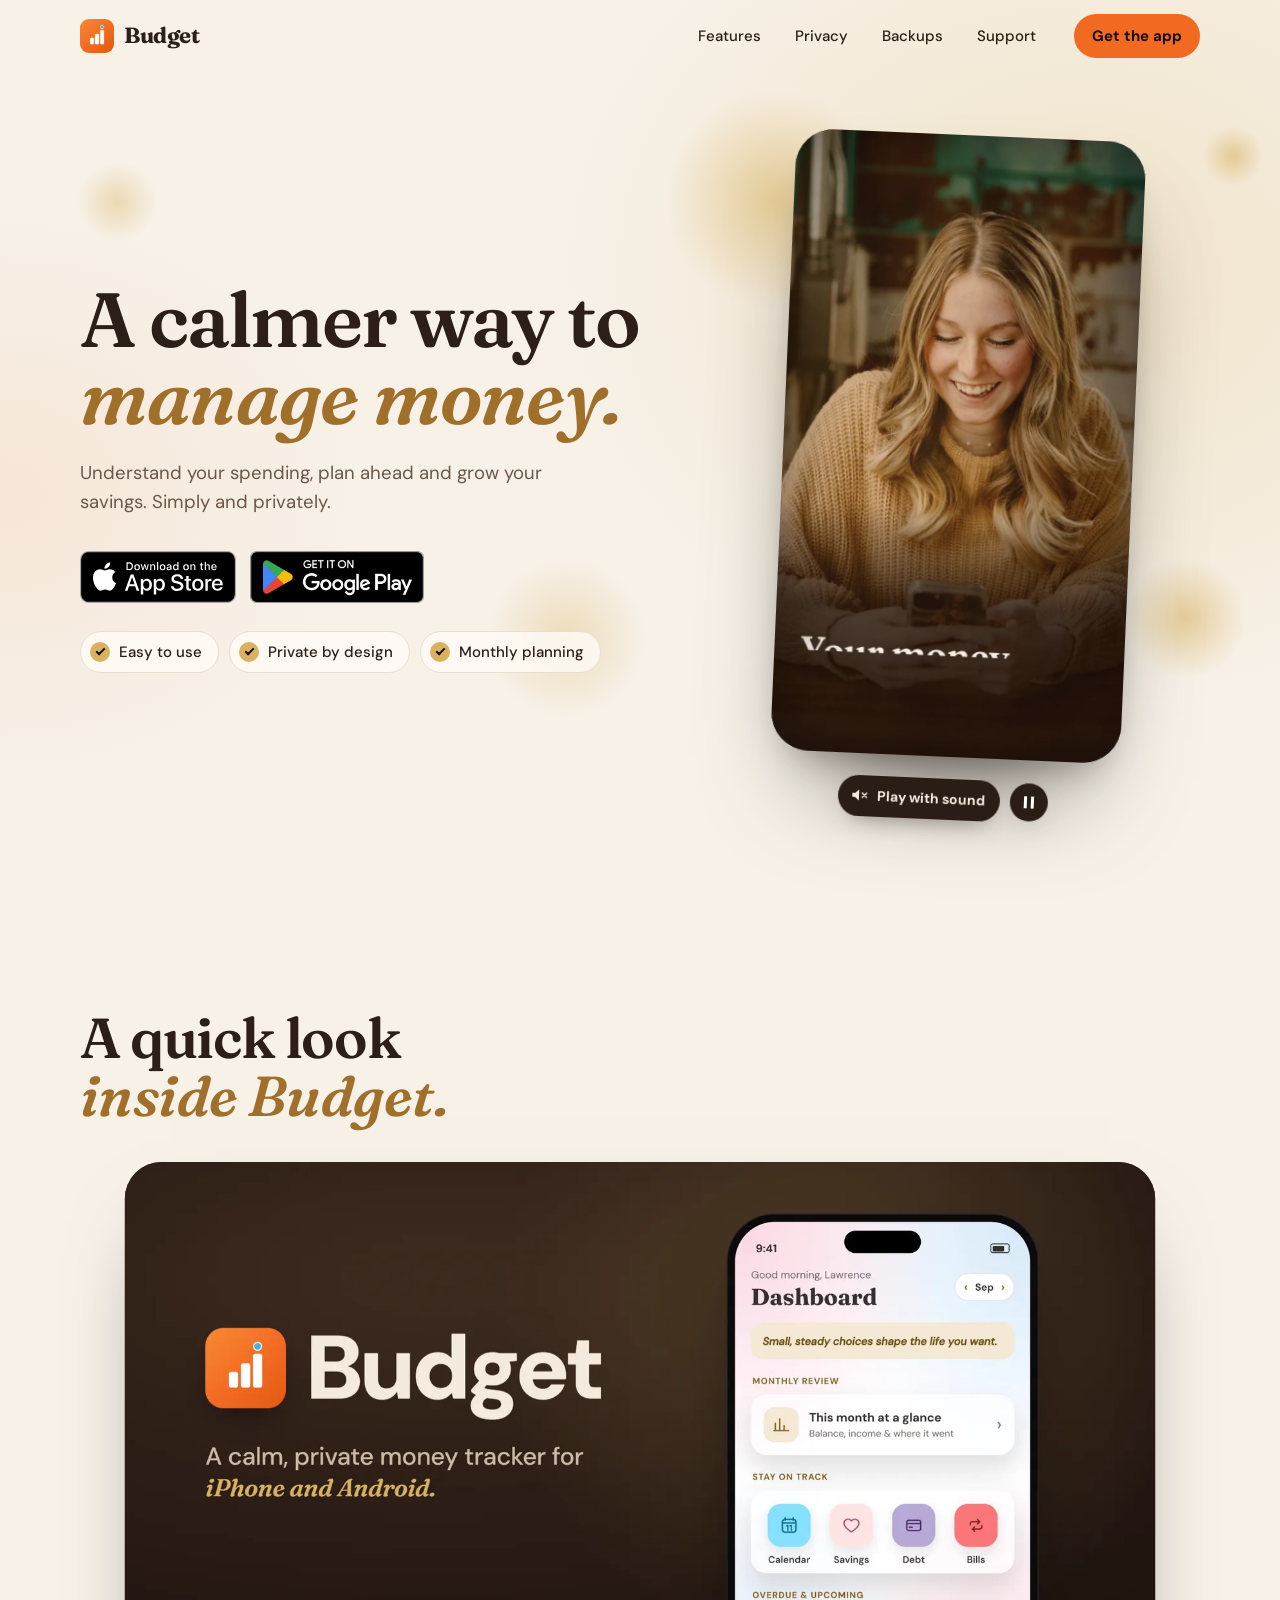
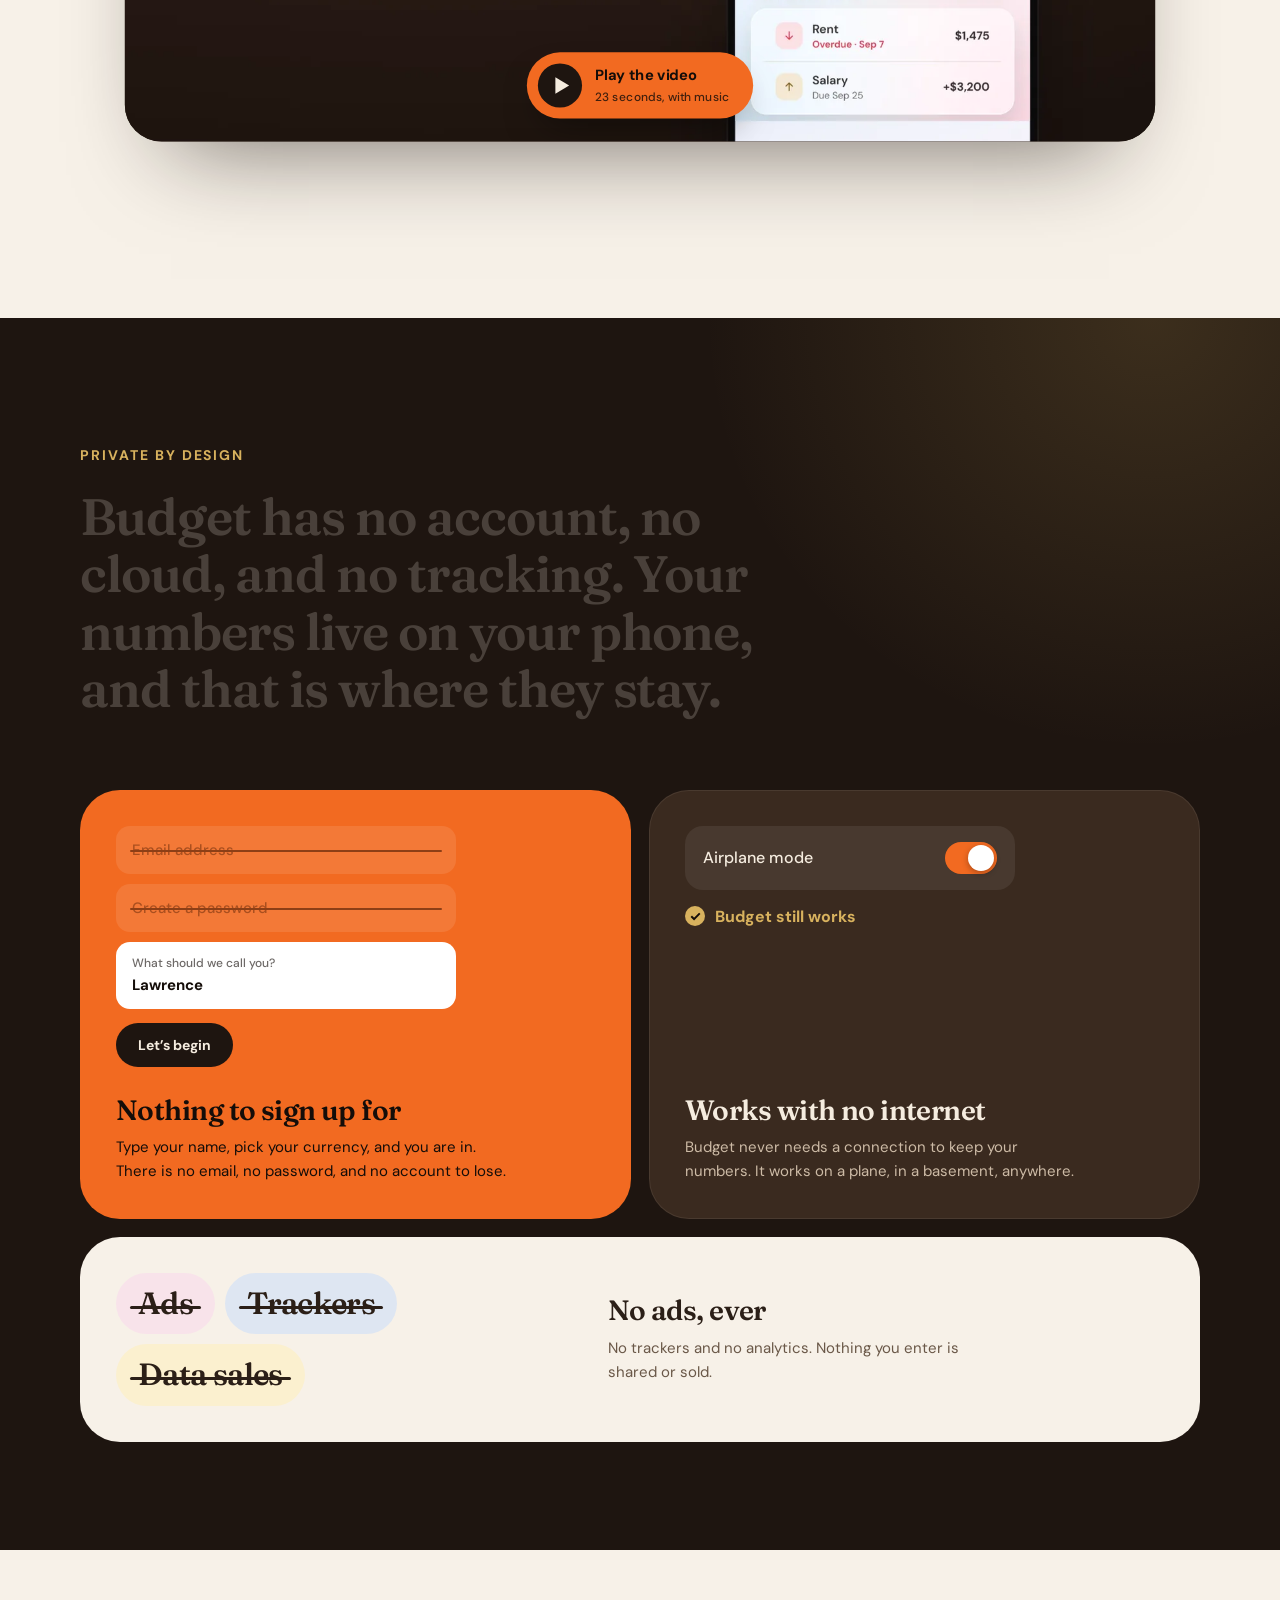
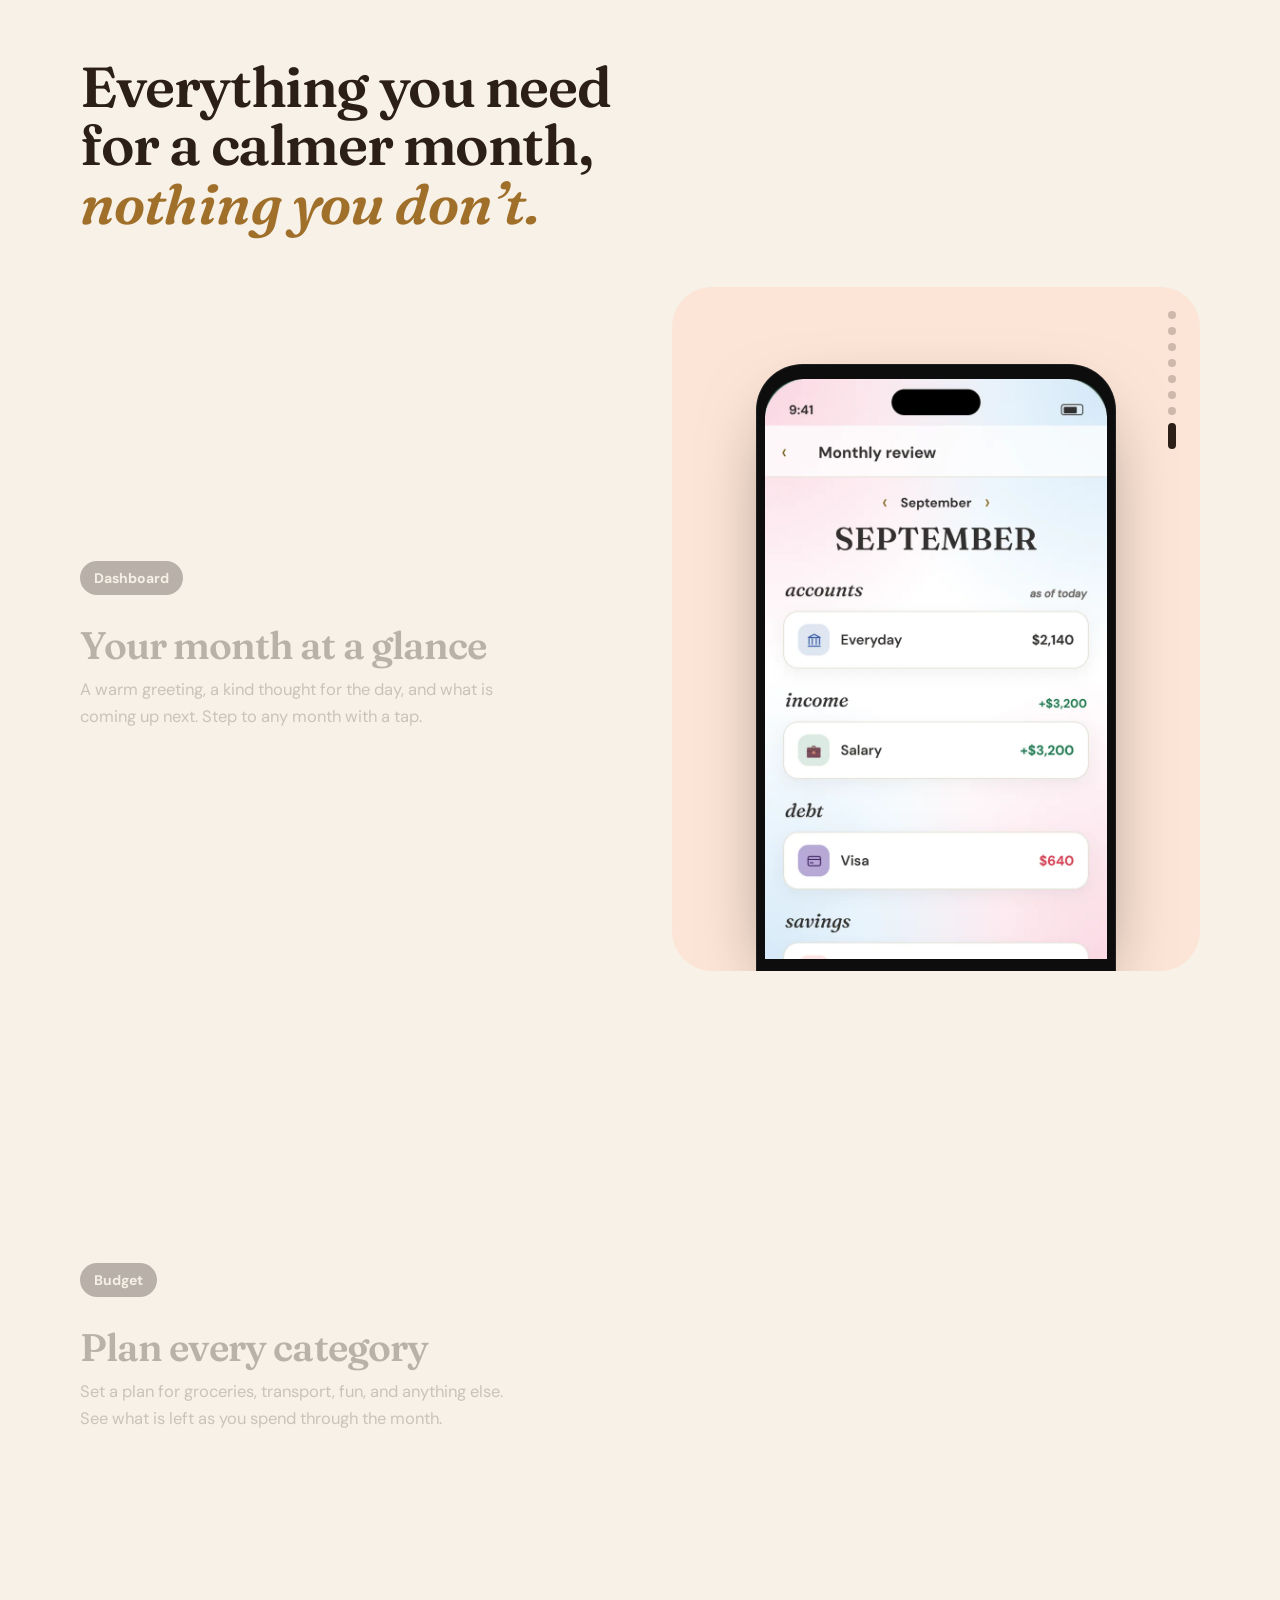
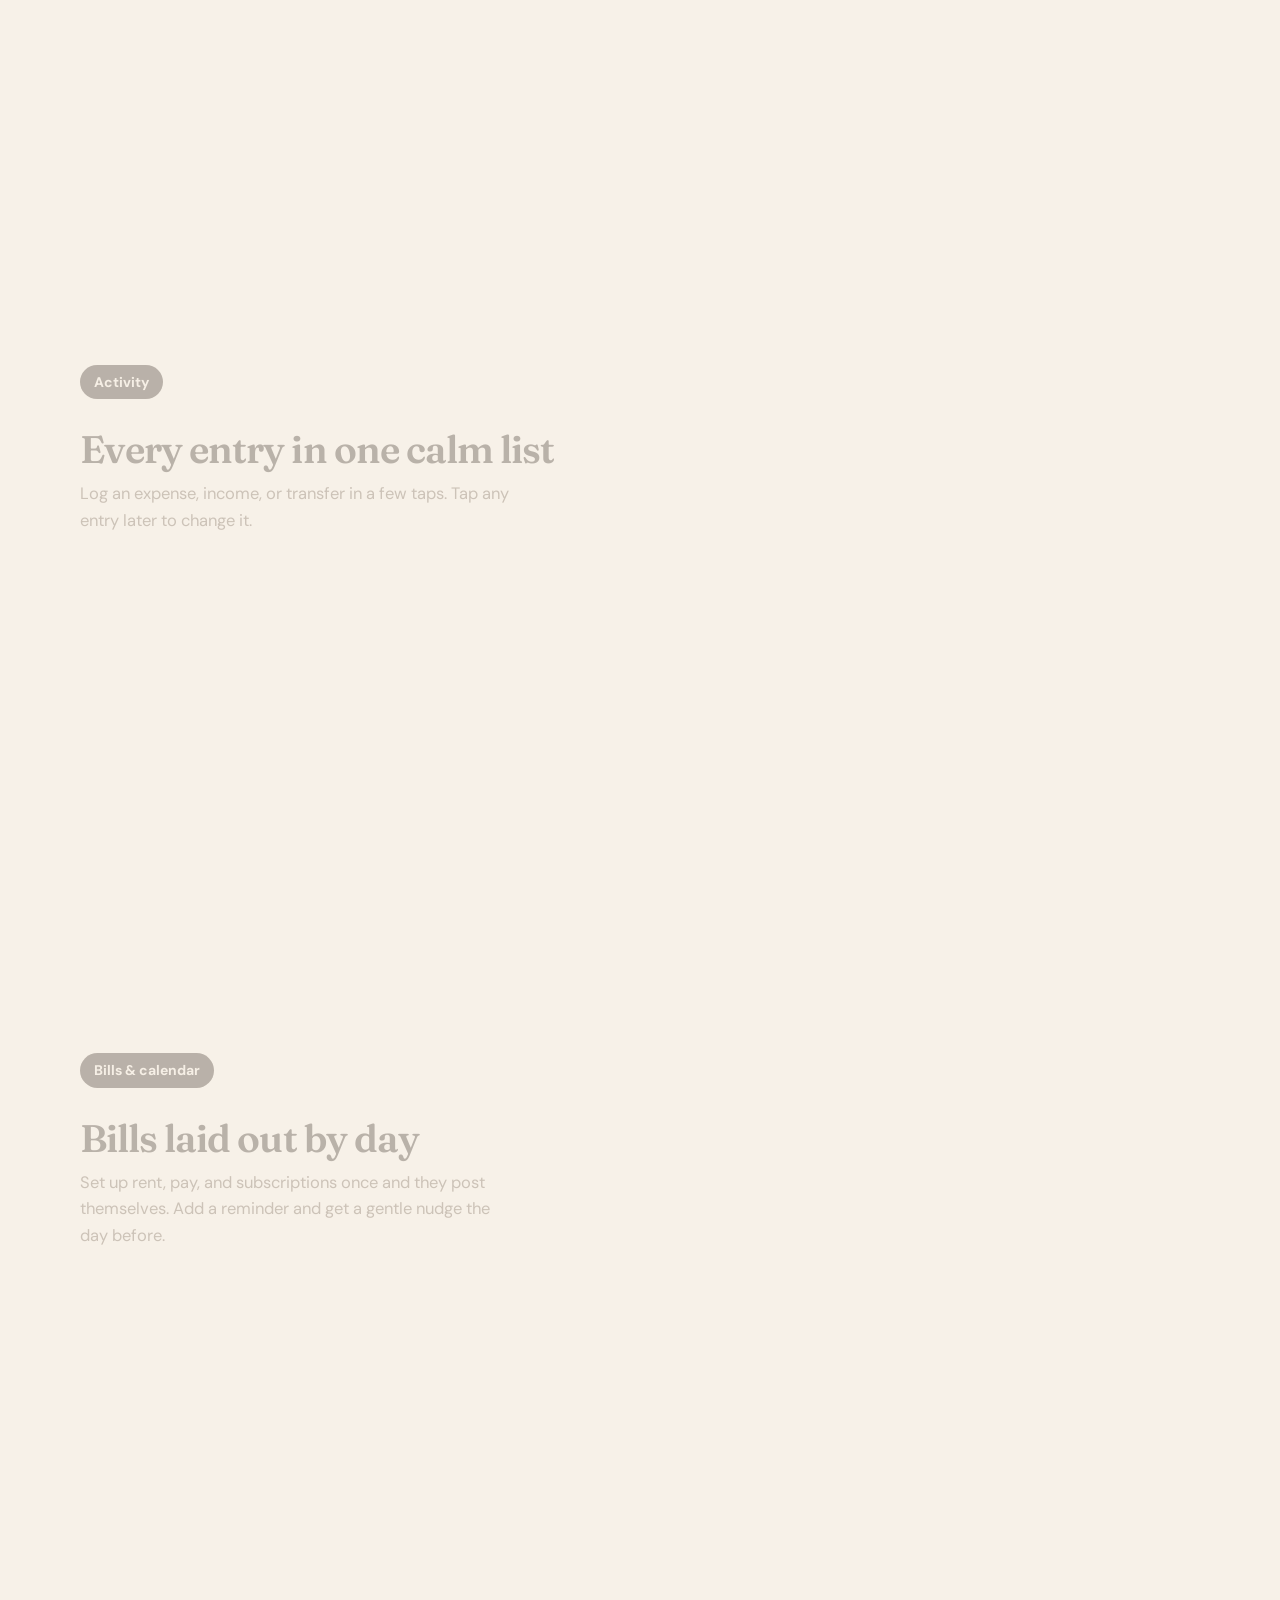
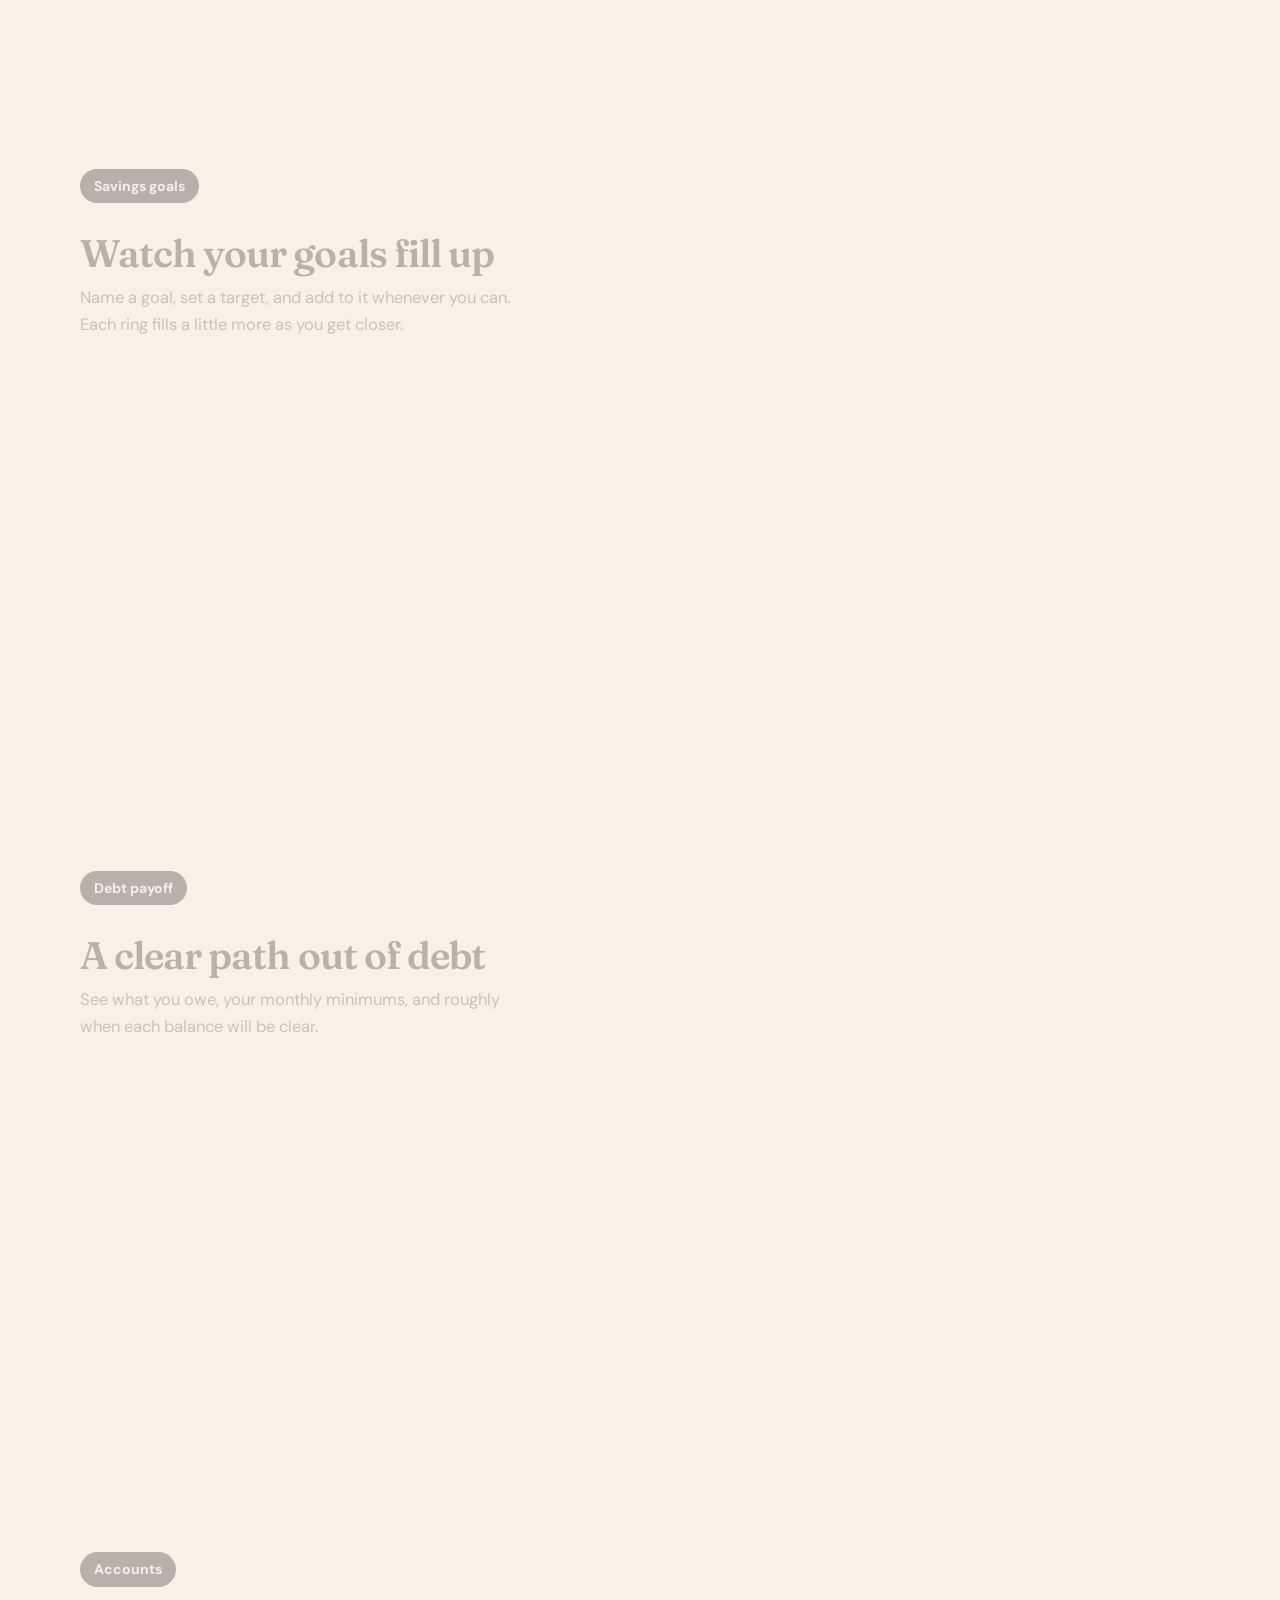
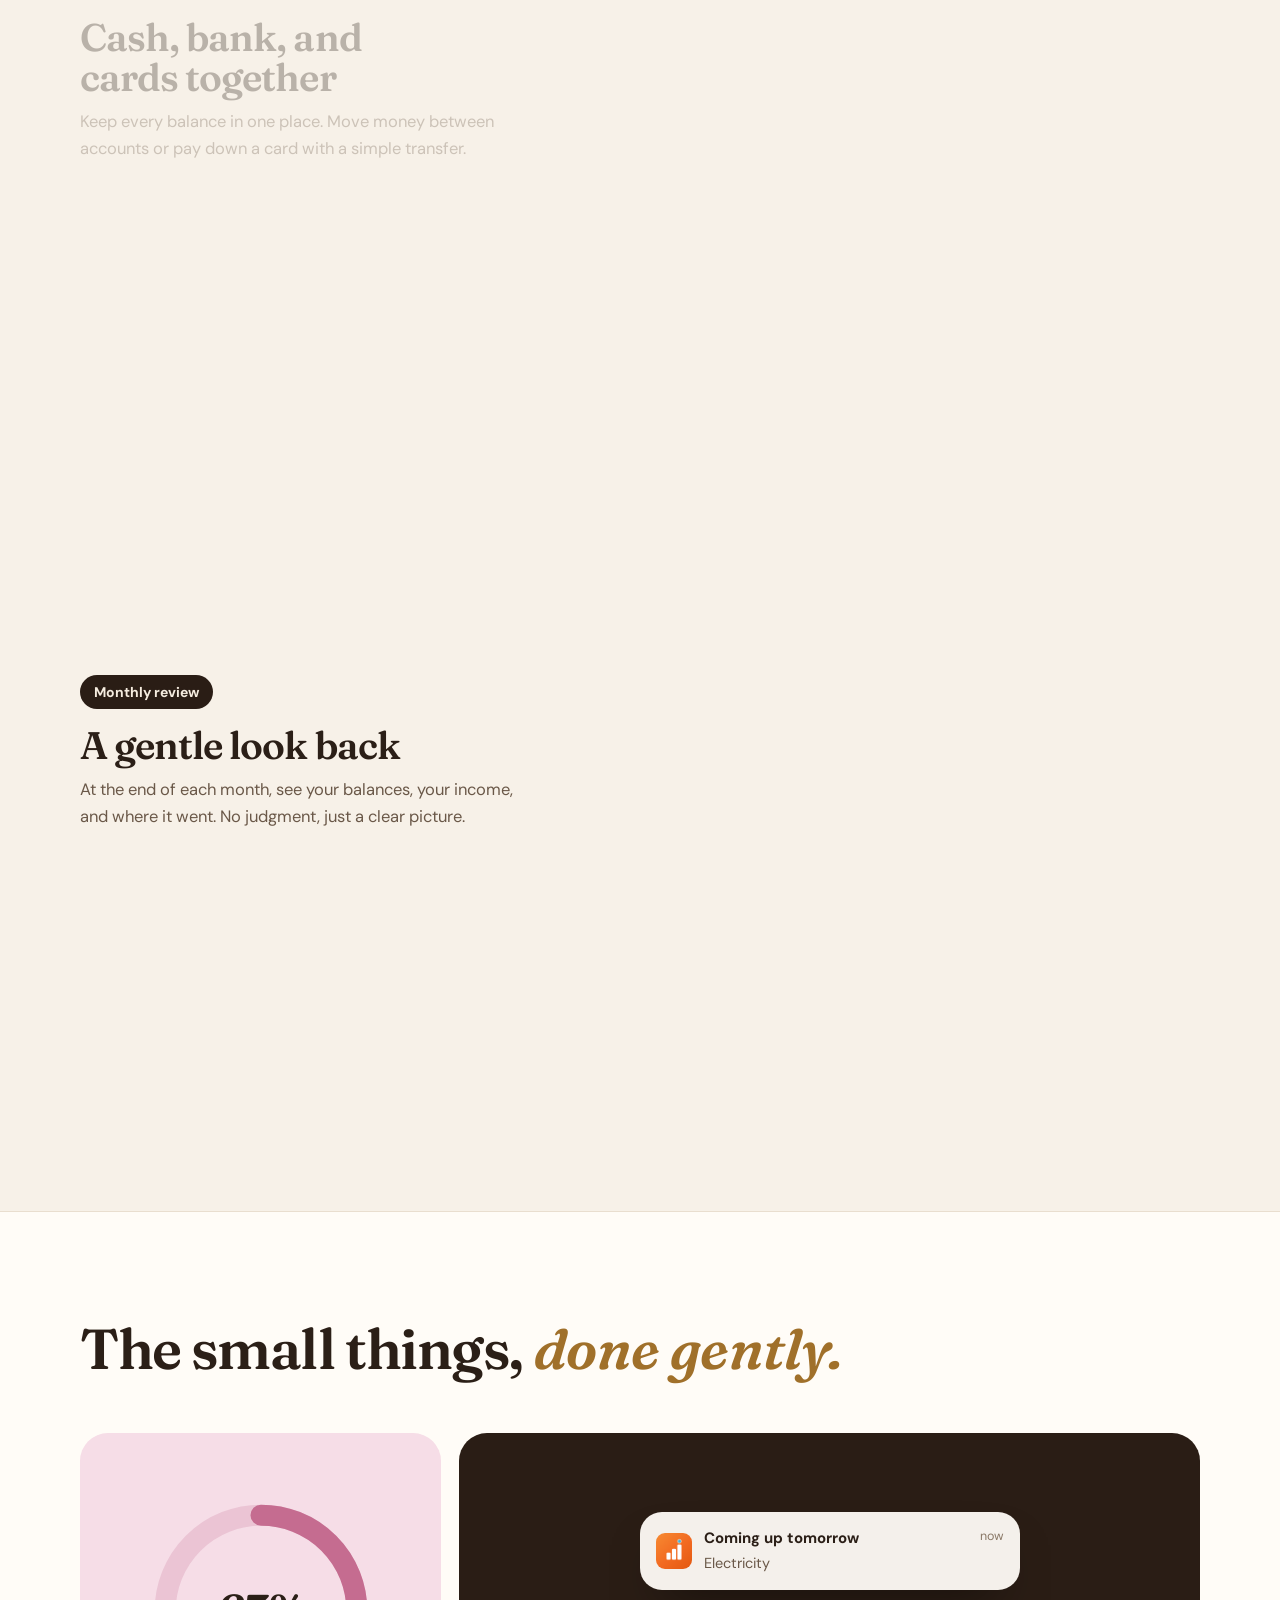
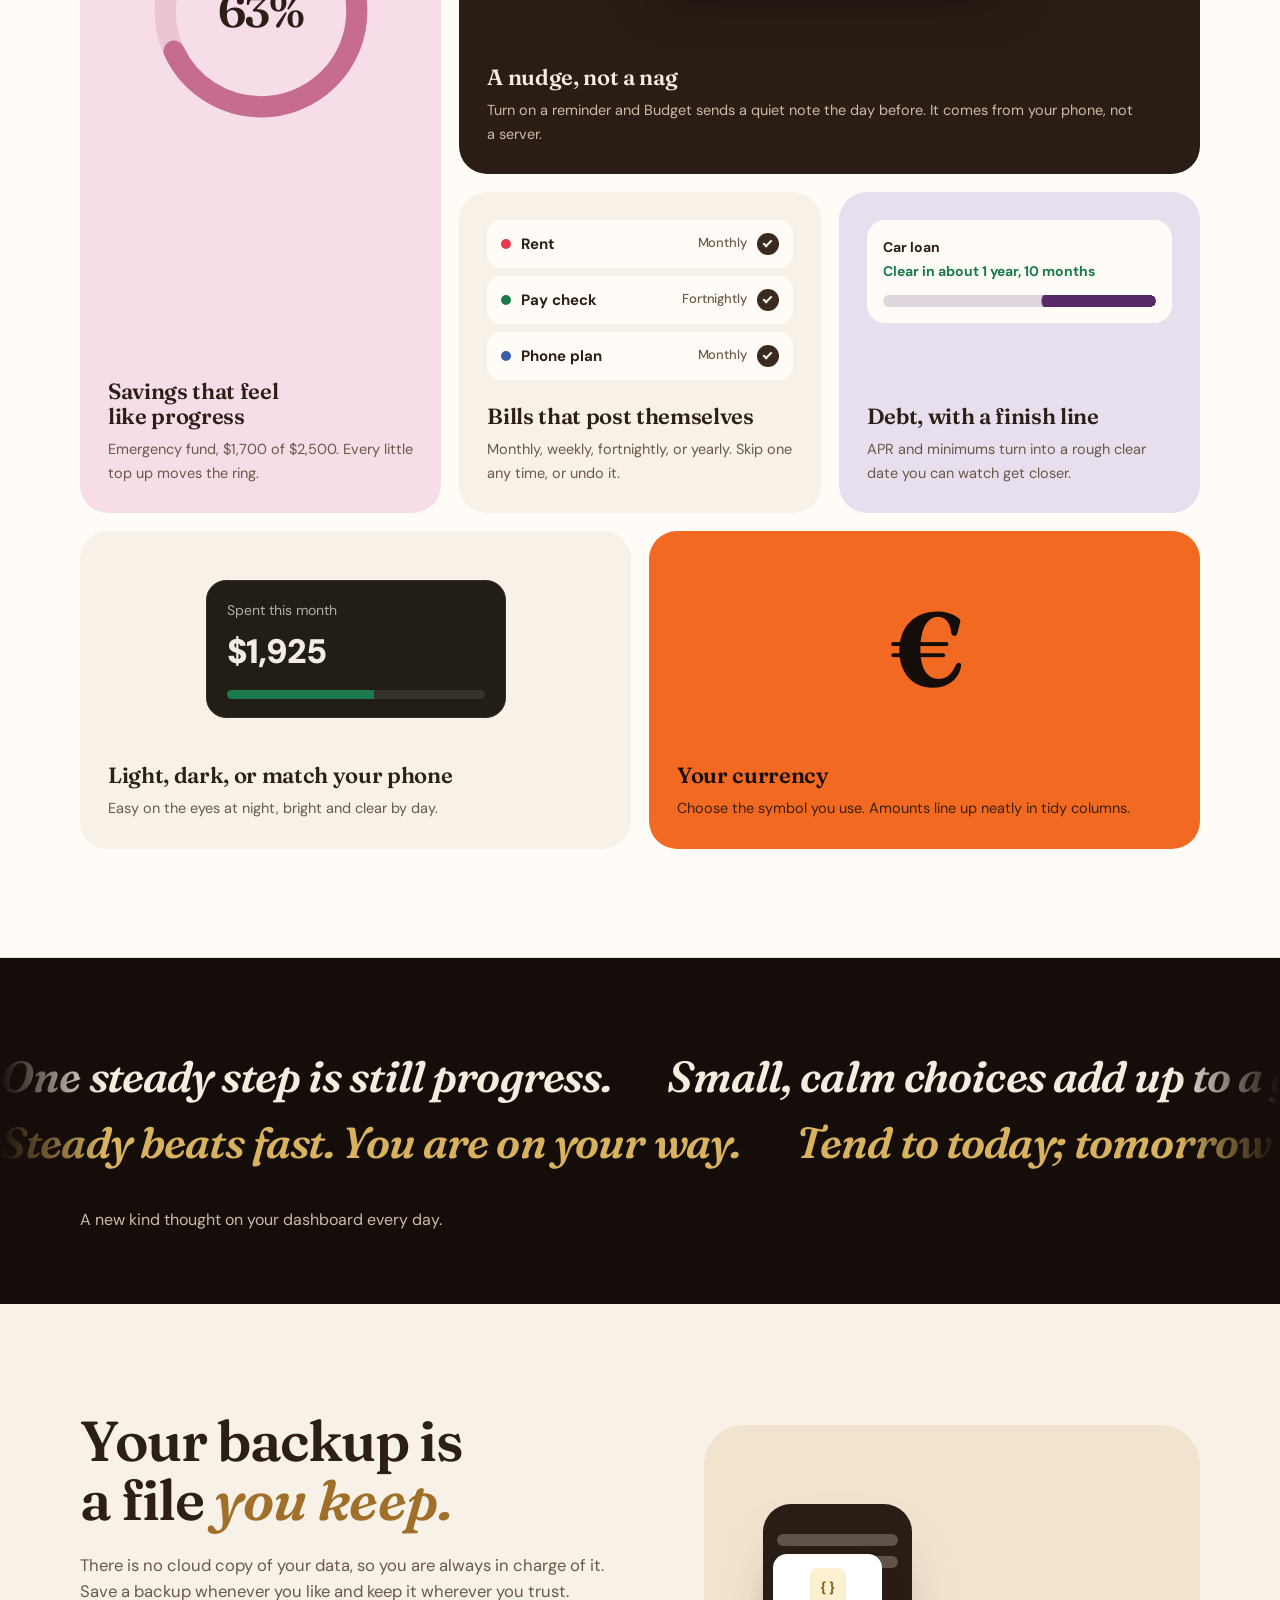
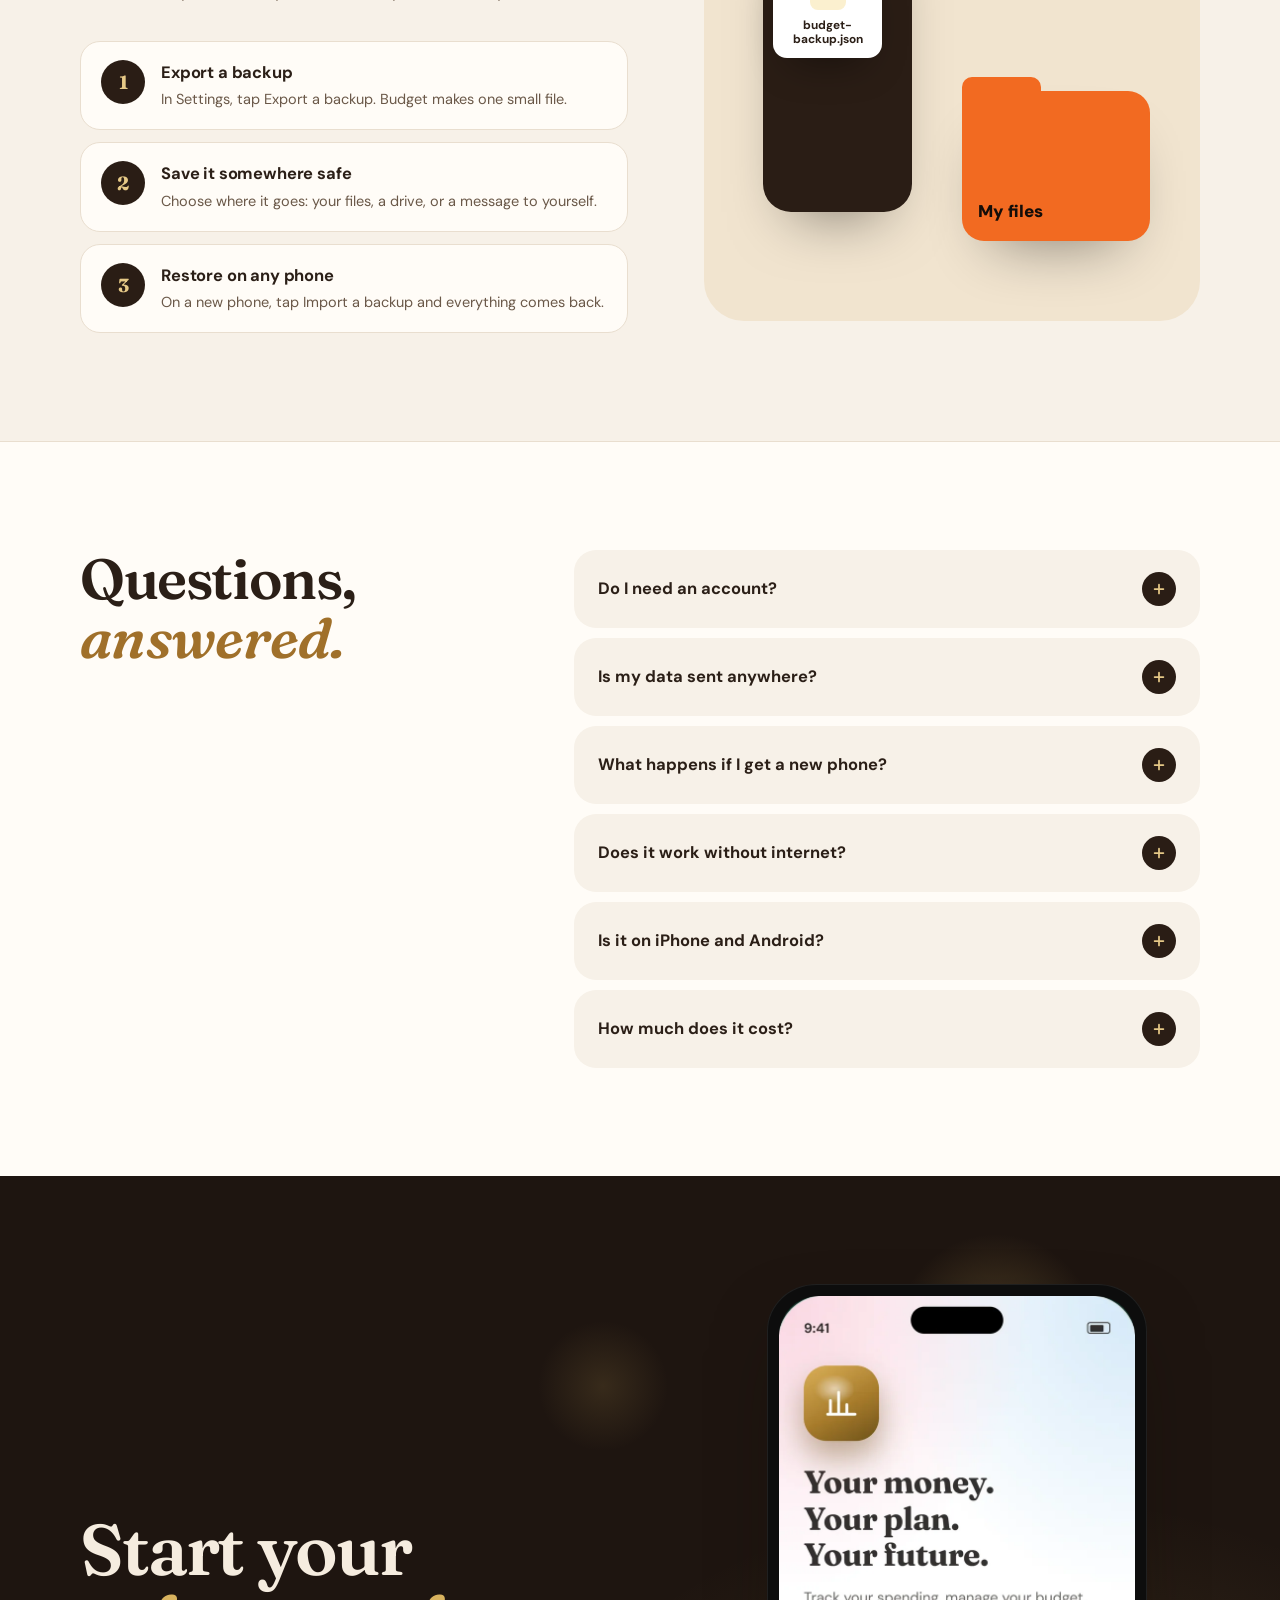
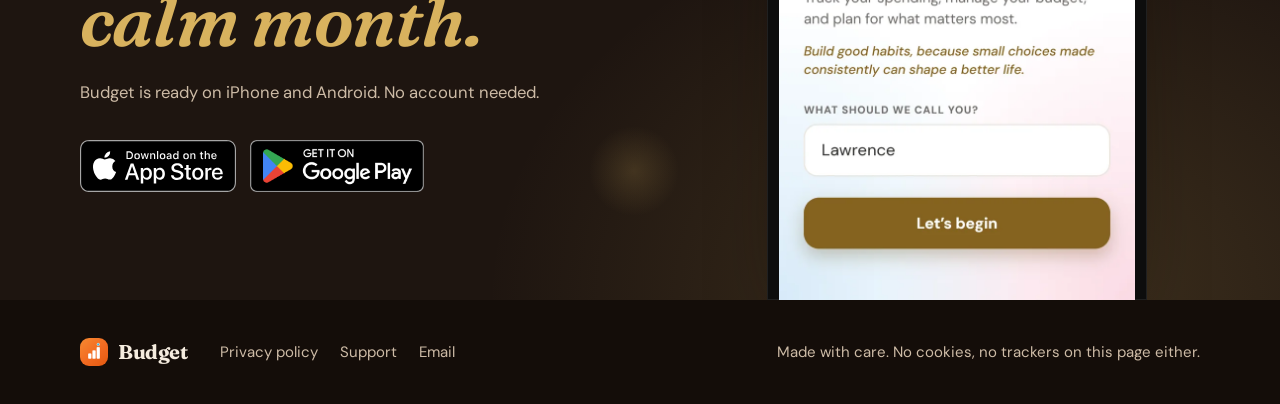
<file: index.html>
﻿<!doctype html>
<html lang="en">
<head>
<meta charset="utf-8">
<meta name="viewport" content="width=device-width, initial-scale=1">
<title>Budget: Private Budget Planner App | Simple Expense Tracking</title>
<meta name="description" content="Budget is a calm, private budget planner for iPhone and Android. Track spending, plan every category, manage bills, and grow your savings. No account, no tracking, no ads. Your data stays on your phone.">
<link rel="canonical" href="https://budget.mindfuldesignstore.com/">
<meta name="theme-color" content="#F7F1E8" media="(prefers-color-scheme: light)">
<meta name="theme-color" content="#1A120D" media="(prefers-color-scheme: dark)">
<meta property="og:type" content="website">
<meta property="og:site_name" content="Budget">
<meta property="og:url" content="https://budget.mindfuldesignstore.com/">
<meta property="og:title" content="Budget: a calm, private money tracker">
<meta property="og:description" content="A calmer way to manage money. No account. No tracking. No ads. Your numbers stay on your phone.">
<meta property="og:image" content="https://budget.mindfuldesignstore.com/assets/share.jpg">
<meta property="og:image:width" content="1200">
<meta property="og:image:height" content="630">
<meta property="og:image:alt" content="The Budget app icon, with the words a calm, private money tracker, and App Store and Google Play badges.">
<meta name="twitter:card" content="summary_large_image">
<link rel="icon" type="image/png" href="assets/favicon.png">
<link rel="apple-touch-icon" href="assets/icon-180.png">
<link rel="preload" href="assets/fonts/fraunces-600.ttf" as="font" type="font/ttf" crossorigin>
<link rel="stylesheet" href="styles.css">
<script type="application/ld+json">
{
  "@context": "https://schema.org",
  "@type": "MobileApplication",
  "name": "Budget",
  "alternateName": "Budget: Calm Money Tracker",
  "description": "A calm, private budgeting app. Track spending, plan every category, manage recurring bills, and grow your savings. No account, no tracking, no ads. Your data stays on your phone.",
  "url": "https://budget.mindfuldesignstore.com/",
  "image": "https://budget.mindfuldesignstore.com/assets/share.jpg",
  "applicationCategory": "FinanceApplication",
  "operatingSystem": "iOS, Android",
  "sameAs": [
    "https://apps.apple.com/us/app/budget-calm-money-tracker/id6802582241",
    "https://play.google.com/store/apps/details?id=com.michelleliu.budget"
  ]
}
</script>
<script>document.documentElement.classList.add('js')</script>
</head>
<body>

<a class="skip" href="#main">Skip to content</a>

<header class="nav" data-nav>
  <div class="nav__inner">
    <a class="brand" href="#top" aria-label="Budget, back to top">
      <img src="assets/icon-180.png" alt="" width="34" height="34">
      <span>Budget</span>
    </a>
    <nav class="nav__links" aria-label="Main">
      <a href="#features">Features</a>
      <a href="#privacy">Privacy</a>
      <a href="#backups">Backups</a>
      <a href="support.html">Support</a>
    </nav>
    <a class="pill pill--orange pill--sm" href="#get">Get the app</a>
  </div>
</header>

<main id="main">

  <!-- HERO -->
  <section class="hero" id="top" data-hero>
    <div class="hero__bokeh" aria-hidden="true"><i></i><i></i><i></i><i></i><i></i></div>
    <div class="hero__inner">
      <div class="hero__copy">
        <h1 class="hero__title" data-split>A calmer way to <em>manage money.</em></h1>
        <p class="hero__lead">Understand your spending, plan ahead and grow your savings. Simply and privately.</p>
        <div class="badges hero__badges">
          <a class="badge" href="https://apps.apple.com/us/app/budget-calm-money-tracker/id6802582241" aria-label="Download Budget on the App Store">
            <img src="assets/badges/app-store.svg" alt="Download on the App Store" width="150" height="50">
          </a>
          <a class="badge" href="https://play.google.com/store/apps/details?id=com.michelleliu.budget" aria-label="Get Budget on Google Play">
            <img src="assets/badges/google-play.png" alt="Get it on Google Play" width="169" height="50">
          </a>
        </div>
        <ul class="chips hero__chips" aria-label="Why people choose Budget">
          <li><span class="tick" aria-hidden="true"></span>Easy to use</li>
          <li><span class="tick" aria-hidden="true"></span>Private by design</li>
          <li><span class="tick" aria-hidden="true"></span>Monthly planning</li>
        </ul>
      </div>

      <div class="hero__stage" data-tilt>
        <div class="hero__film" data-depth="1">
          <video class="hero__video" muted loop playsinline autoplay preload="auto" disablepictureinpicture
            poster="assets/video/budget-film-poster.webp" width="720" height="1280"
            aria-label="A 21 second film about Budget: a woman smiles at her phone in a cafe, then the app shows logging an entry, planning categories, and a promise that your numbers live on your phone. It has music and no narration.">
            <source src="assets/video/budget-film-vertical.mp4" type="video/mp4">
          </video>
        </div>
        <div class="hero__controls">
          <button class="ctl ctl--sound" type="button" data-hero-sound aria-pressed="false">
            <svg class="ctl__off" viewBox="0 0 24 24" aria-hidden="true"><path d="M4 9.5h3.2L12 5.5v13l-4.8-4H4z"/><path d="M16 9.5l5 5m0-5l-5 5" fill="none" stroke="currentColor" stroke-width="1.8" stroke-linecap="round"/></svg>
            <svg class="ctl__on" viewBox="0 0 24 24" aria-hidden="true"><path d="M4 9.5h3.2L12 5.5v13l-4.8-4H4z"/><path d="M15.5 9a4.2 4.2 0 0 1 0 6M18 6.5a7.8 7.8 0 0 1 0 11" fill="none" stroke="currentColor" stroke-width="1.8" stroke-linecap="round"/></svg>
            <span data-sound-label>Play with sound</span>
          </button>
          <button class="ctl ctl--pause" type="button" aria-label="Pause the film" data-hero-toggle></button>
        </div>
      </div>
    </div>
  </section>

  <!-- VIDEO -->
  <section class="film" aria-labelledby="film-title">
    <div class="wrap">
      <h2 class="h2 film__title" id="film-title" data-rise>A quick look <em>inside Budget.</em></h2>
      <div class="film__frame" data-film>
        <video class="film__video" controls playsinline preload="none"
          poster="assets/video/budget-in-action-poster.webp"
          aria-label="A 23 second video of Budget: logging a grocery entry, a monthly budget filling up, and savings goals growing. It has music and no narration.">
          <source src="assets/video/budget-in-action.mp4" type="video/mp4">
        </video>
        <button class="film__play" type="button" hidden>
          <span class="film__icon" aria-hidden="true"></span>
          <span>Play the video</span>
          <small>23 seconds, with music</small>
        </button>
      </div>
    </div>
  </section>

  <!-- PRIVACY STATEMENT -->
  <section class="statement" id="privacy">
    <div class="wrap">
      <p class="statement__eyebrow">Private by design</p>
      <p class="statement__text" data-words>Budget has no account, no cloud, and no tracking. Your numbers live on your phone, and that is where they stay.</p>
    </div>

    <div class="wrap promises">
      <article class="promise promise--signup" data-reveal>
        <div class="promise__art" aria-hidden="true">
          <div class="form">
            <span class="form__field form__field--no">Email address</span>
            <span class="form__field form__field--no">Create a password</span>
            <span class="form__field form__field--yes"><small>What should we call you?</small>Lawrence</span>
            <span class="form__btn">Let&rsquo;s begin</span>
          </div>
        </div>
        <div class="promise__body">
          <h3>Nothing to sign up for</h3>
          <p>Type your name, pick your currency, and you are in. There is no email, no password, and no account to lose.</p>
        </div>
      </article>

      <article class="promise promise--offline" data-reveal>
        <div class="promise__art" aria-hidden="true">
          <div class="toggle-row">
            <span>Airplane mode</span>
            <span class="toggle"><i></i></span>
          </div>
          <div class="still-works"><span class="tick"></span>Budget still works</div>
        </div>
        <div class="promise__body">
          <h3>Works with no internet</h3>
          <p>Budget never needs a connection to keep your numbers. It works on a plane, in a basement, anywhere.</p>
        </div>
      </article>

      <article class="promise promise--noads" data-reveal>
        <div class="promise__art" aria-hidden="true">
          <span class="struck">Ads</span>
          <span class="struck">Trackers</span>
          <span class="struck">Data sales</span>
        </div>
        <div class="promise__body">
          <h3>No ads, ever</h3>
          <p>No trackers and no analytics. Nothing you enter is shared or sold.</p>
        </div>
      </article>
    </div>
  </section>

  <!-- FEATURE STORY -->
  <section class="story" id="features" data-story>
    <div class="wrap story__head">
      <h2 class="h2" data-rise>Everything you need for a calmer month, <em>nothing you don&rsquo;t.</em></h2>
    </div>

    <div class="wrap story__grid">
      <ol class="story__steps">
        <li class="step" data-step="0" data-screen="01-home" data-tint="pink">
          <span class="step__tag">Dashboard</span>
          <h3>Your month at a glance</h3>
          <p>A warm greeting, a kind thought for the day, and what is coming up next. Step to any month with a tap.</p>
          <div class="step__media"><img src="assets/screens/01-home.webp" loading="lazy" width="720" height="1218" alt="The dashboard screen."></div>
        </li>
        <li class="step" data-step="1" data-screen="03-budget" data-tint="green">
          <span class="step__tag">Budget</span>
          <h3>Plan every category</h3>
          <p>Set a plan for groceries, transport, fun, and anything else. See what is left as you spend through the month.</p>
          <div class="step__media"><img src="assets/screens/03-budget.webp" loading="lazy" width="720" height="1218" alt="The budget screen, with planned and spent amounts and a progress bar for each category."></div>
        </li>
        <li class="step" data-step="2" data-screen="04-activity" data-tint="blue">
          <span class="step__tag">Activity</span>
          <h3>Every entry in one calm list</h3>
          <p>Log an expense, income, or transfer in a few taps. Tap any entry later to change it.</p>
          <div class="step__media"><img src="assets/screens/04-activity.webp" loading="lazy" width="720" height="1218" alt="The activity screen, listing salary, groceries, coffee, and a transfer to savings."></div>
        </li>
        <li class="step" data-step="3" data-screen="05-calendar" data-tint="yellow">
          <span class="step__tag">Bills &amp; calendar</span>
          <h3>Bills laid out by day</h3>
          <p>Set up rent, pay, and subscriptions once and they post themselves. Add a reminder and get a gentle nudge the day before.</p>
          <div class="step__media"><img src="assets/screens/05-calendar.webp" loading="lazy" width="720" height="1218" alt="The calendar screen, with colored dots on bill days."></div>
        </li>
        <li class="step" data-step="4" data-screen="06-savings" data-tint="rose">
          <span class="step__tag">Savings goals</span>
          <h3>Watch your goals fill up</h3>
          <p>Name a goal, set a target, and add to it whenever you can. Each ring fills a little more as you get closer.</p>
          <div class="step__media"><img src="assets/screens/06-savings.webp" loading="lazy" width="720" height="1218" alt="Savings goals: an emergency fund at 68 percent, a trip to Japan at 40 percent, and a new laptop that is complete."></div>
        </li>
        <li class="step" data-step="5" data-screen="07-debts" data-tint="plum">
          <span class="step__tag">Debt payoff</span>
          <h3>A clear path out of debt</h3>
          <p>See what you owe, your monthly minimums, and roughly when each balance will be clear.</p>
          <div class="step__media"><img src="assets/screens/07-debts.webp" loading="lazy" width="720" height="1218" alt="Debt payoff: total owed, monthly minimums, and an estimated clear date for each debt."></div>
        </li>
        <li class="step" data-step="6" data-screen="08-accounts" data-tint="cyan">
          <span class="step__tag">Accounts</span>
          <h3>Cash, bank, and cards together</h3>
          <p>Keep every balance in one place. Move money between accounts or pay down a card with a simple transfer.</p>
          <div class="step__media"><img src="assets/screens/08-accounts.webp" loading="lazy" width="720" height="1218" alt="Accounts: an everyday account, cash, and a credit card."></div>
        </li>
        <li class="step" data-step="7" data-screen="02-review" data-tint="orange">
          <span class="step__tag">Monthly review</span>
          <h3>A gentle look back</h3>
          <p>At the end of each month, see your balances, your income, and where it went. No judgment, just a clear picture.</p>
          <div class="step__media"><img src="assets/screens/02-review.webp" loading="lazy" width="720" height="1218" alt="The monthly review for September, listing accounts, income, debt, and savings."></div>
        </li>
      </ol>

      <div class="story__stage" aria-hidden="true">
        <div class="story__panel" data-panel>
          <div class="story__phone phone">
            <img src="assets/screens/01-home.webp" alt="" class="is-active" data-shot="01-home">
            <img src="assets/screens/03-budget.webp" alt="" data-shot="03-budget" loading="lazy">
            <img src="assets/screens/04-activity.webp" alt="" data-shot="04-activity" loading="lazy">
            <img src="assets/screens/05-calendar.webp" alt="" data-shot="05-calendar" loading="lazy">
            <img src="assets/screens/06-savings.webp" alt="" data-shot="06-savings" loading="lazy">
            <img src="assets/screens/07-debts.webp" alt="" data-shot="07-debts" loading="lazy">
            <img src="assets/screens/08-accounts.webp" alt="" data-shot="08-accounts" loading="lazy">
            <img src="assets/screens/02-review.webp" alt="" data-shot="02-review" loading="lazy">
          </div>
          <div class="story__dots"><i></i><i></i><i></i><i></i><i></i><i></i><i></i><i></i></div>
        </div>
      </div>
    </div>
  </section>

  <!-- SMALL THINGS -->
  <section class="small" aria-labelledby="small-title">
    <div class="wrap">
      <h2 class="h2" id="small-title" data-rise>The small things, <em>done gently.</em></h2>

      <div class="bento">
        <article class="tile tile--ring" data-reveal>
          <div class="tile__art">
            <svg class="bigring" viewBox="0 0 120 120" aria-hidden="true">
              <circle cx="60" cy="60" r="50"/>
              <circle class="bigring__fill" cx="60" cy="60" r="50"/>
            </svg>
            <span class="bigring__num" data-count="68">0%</span>
          </div>
          <h3>Savings that feel like progress</h3>
          <p>Emergency fund, $1,700 of $2,500. Every little top up moves the ring.</p>
        </article>

        <article class="tile tile--nudge" data-reveal>
          <div class="tile__art">
            <div class="notif">
              <img src="assets/icon-180.png" alt="" width="36" height="36">
              <div><b>Coming up tomorrow</b><span>Electricity</span></div>
              <small>now</small>
            </div>
          </div>
          <h3>A nudge, not a nag</h3>
          <p>Turn on a reminder and Budget sends a quiet note the day before. It comes from your phone, not a server.</p>
        </article>

        <article class="tile tile--recurring" data-reveal>
          <ul class="rules" aria-hidden="true">
            <li><span class="dot" style="--c:#E23B4E"></span>Rent<em>Monthly</em><i class="tick tick--dark"></i></li>
            <li><span class="dot" style="--c:#1B7A4B"></span>Pay check<em>Fortnightly</em><i class="tick tick--dark"></i></li>
            <li><span class="dot" style="--c:#3A5DA9"></span>Phone plan<em>Monthly</em><i class="tick tick--dark"></i></li>
          </ul>
          <h3>Bills that post themselves</h3>
          <p>Monthly, weekly, fortnightly, or yearly. Skip one any time, or undo it.</p>
        </article>

        <article class="tile tile--debt" data-reveal>
          <div class="debtbar" aria-hidden="true">
            <div class="debtbar__top"><span>Car loan</span><b>Clear in about 1 year, 10 months</b></div>
            <div class="debtbar__track"><i></i></div>
          </div>
          <h3>Debt, with a finish line</h3>
          <p>APR and minimums turn into a rough clear date you can watch get closer.</p>
        </article>

        <article class="tile tile--theme" data-reveal>
          <div class="theme-demo" aria-hidden="true">
            <div class="theme-demo__card">
              <span>Spent this month</span>
              <b>$1,925</b>
              <i></i>
            </div>
          </div>
          <h3>Light, dark, or match your phone</h3>
          <p>Easy on the eyes at night, bright and clear by day.</p>
        </article>

        <article class="tile tile--currency" data-reveal>
          <div class="currency" aria-hidden="true"><span data-cycle="$ € £ ¥ ₹ ₩ ₱ R$">$</span></div>
          <h3>Your currency</h3>
          <p>Choose the symbol you use. Amounts line up neatly in tidy columns.</p>
        </article>
      </div>
    </div>
  </section>

  <!-- AFFIRMATIONS -->
  <section class="kind" aria-label="A few of the daily affirmations in Budget">
    <div class="marquee" data-marquee>
      <div class="marquee__row">
        <span>One steady step is still progress.</span><span>Small, calm choices add up to a good life.</span><span>Money is a tool, not a scorecard.</span><span>Give your future self a small gift today.</span><span>Gentle with money, gentle with yourself.</span>
      </div>
    </div>
    <div class="marquee marquee--reverse" data-marquee>
      <div class="marquee__row">
        <span>Steady beats fast. You are on your way.</span><span>Tend to today; tomorrow will keep.</span><span>The balance you want is built in little moments.</span><span>Breathe. The plan is working, even slowly.</span><span>Whatever today holds, you can meet it.</span>
      </div>
    </div>
    <p class="kind__caption wrap">A new kind thought on your dashboard every day.</p>
  </section>

  <!-- BACKUPS -->
  <section class="backups" id="backups">
    <div class="wrap backups__grid">
      <div class="backups__copy">
        <h2 class="h2" data-rise>Your backup is a file <em>you keep.</em></h2>
        <p class="lead">There is no cloud copy of your data, so you are always in charge of it. Save a backup whenever you like and keep it wherever you trust.</p>
        <ol class="howto">
          <li><b>Export a backup</b><span>In Settings, tap Export a backup. Budget makes one small file.</span></li>
          <li><b>Save it somewhere safe</b><span>Choose where it goes: your files, a drive, or a message to yourself.</span></li>
          <li><b>Restore on any phone</b><span>On a new phone, tap Import a backup and everything comes back.</span></li>
        </ol>
      </div>
      <div class="backups__art" aria-hidden="true" data-reveal>
        <div class="mini-phone">
          <span class="mini-phone__row"></span><span class="mini-phone__row"></span><span class="mini-phone__row short"></span>
        </div>
        <div class="file"><span class="file__icon">{ }</span><span class="file__name">budget-backup.json</span></div>
        <div class="folder"><span class="folder__tab"></span><span class="folder__label">My files</span></div>
      </div>
    </div>
  </section>

  <!-- FAQ -->
  <section class="faq" aria-labelledby="faq-title">
    <div class="wrap faq__grid">
      <h2 class="h2" id="faq-title" data-rise>Questions, <em>answered.</em></h2>
      <div class="faq__list">
        <details>
          <summary>Do I need an account?</summary>
          <p>No. There is no sign-up and no sign-in. Open the app, add your name and currency, and you are ready.</p>
        </details>
        <details>
          <summary>Is my data sent anywhere?</summary>
          <p>No. Everything you enter is stored on your phone. Budget has no server to send it to, and it does not use analytics or trackers.</p>
        </details>
        <details>
          <summary>What happens if I get a new phone?</summary>
          <p>Export a backup on your old phone, save the file somewhere you can reach, then import it on your new phone. Everything comes back as it was.</p>
        </details>
        <details>
          <summary>Does it work without internet?</summary>
          <p>Yes. Budget works fully offline, all the time.</p>
        </details>
        <details>
          <summary>Is it on iPhone and Android?</summary>
          <p>Yes. Budget is on the App Store for iPhone and on Google Play for Android.</p>
        </details>
        <details>
          <summary>How much does it cost?</summary>
          <p>The price is shown on the App Store and Google Play before you download. There are no ads, ever.</p>
        </details>
      </div>
    </div>
  </section>

  <!-- FINAL CTA -->
  <section class="cta" id="get">
    <div class="cta__bokeh" aria-hidden="true"><i></i><i></i><i></i></div>
    <div class="wrap cta__grid">
      <div class="cta__copy">
        <h2 class="cta__title" data-rise>Start your <em>calm month.</em></h2>
        <p class="cta__lead">Budget is ready on iPhone and Android. No account needed.</p>
        <div class="badges">
          <a class="badge" href="https://apps.apple.com/us/app/budget-calm-money-tracker/id6802582241" aria-label="Download Budget on the App Store">
            <img src="assets/badges/app-store.svg" alt="Download on the App Store" width="150" height="50" loading="lazy">
          </a>
          <a class="badge" href="https://play.google.com/store/apps/details?id=com.michelleliu.budget" aria-label="Get Budget on Google Play">
            <img src="assets/badges/google-play.png" alt="Get it on Google Play" width="169" height="50" loading="lazy">
          </a>
        </div>
      </div>
      <div class="cta__phone phone" data-reveal>
        <img src="assets/screens/10-welcome.webp" loading="lazy" width="720" height="1218" alt="The Budget welcome screen: Your money. Your plan. Your future.">
      </div>
    </div>
  </section>

</main>

<footer class="foot">
  <div class="wrap foot__inner">
    <a class="brand" href="#top"><img src="assets/icon-180.png" alt="" width="28" height="28" loading="lazy"><span>Budget</span></a>
    <nav aria-label="Footer">
      <a href="privacy-policy.html">Privacy policy</a>
      <a href="support.html">Support</a>
      <a href="mailto:guanyincitta26@gmail.com">Email</a>
    </nav>
    <p>Made with care. No cookies, no trackers on this page either.</p>
  </div>
</footer>

<script src="main.js" defer></script>
</body>
</html>
</file>
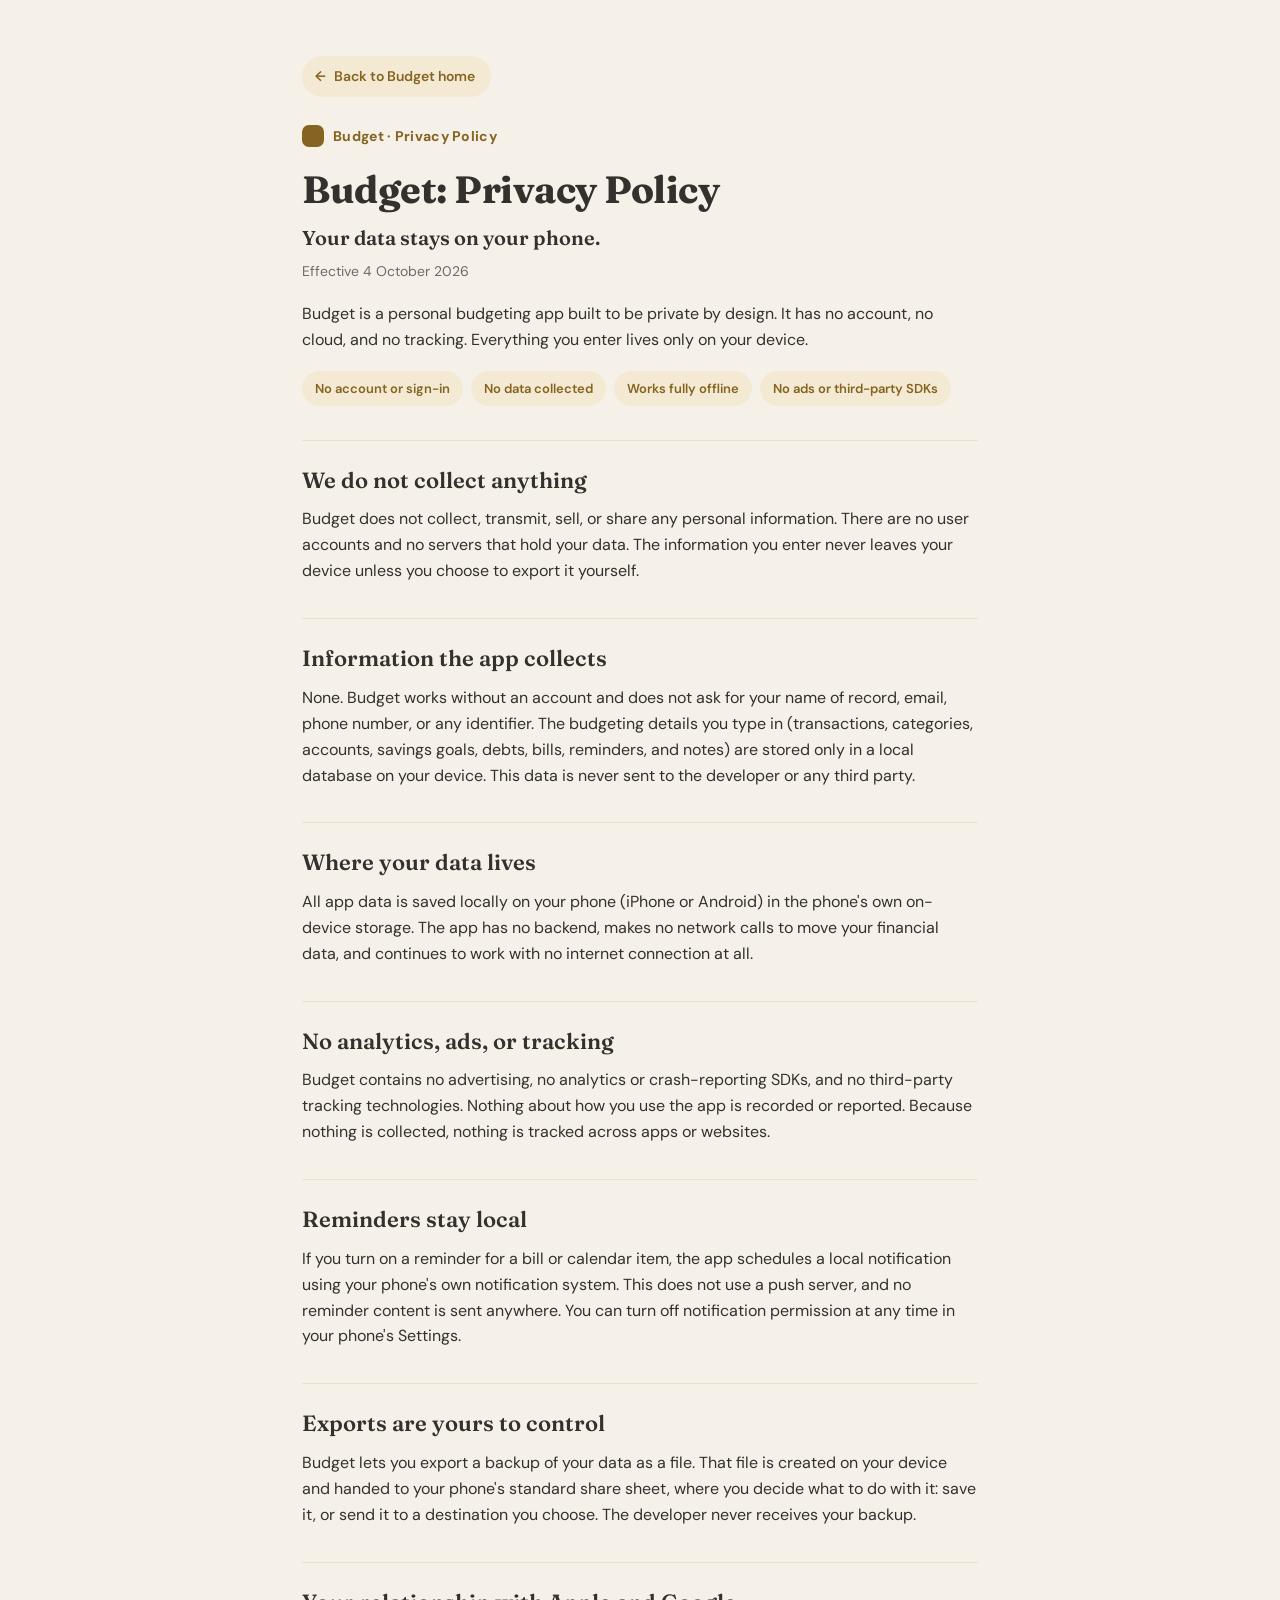
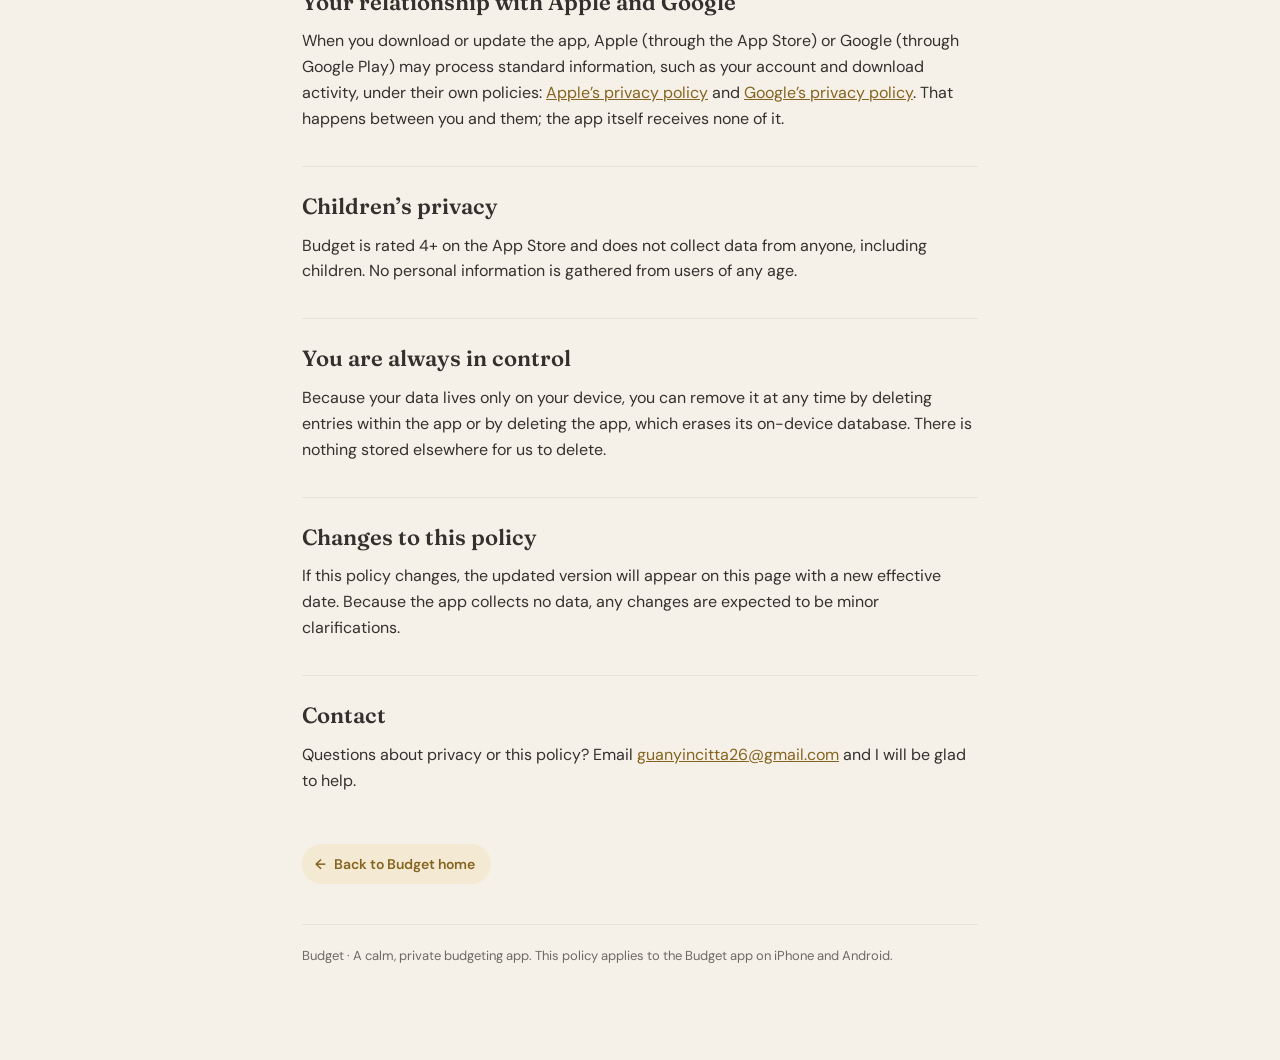
<file: privacy-policy.html>
<!doctype html>
<html lang="en">
<head>
<meta charset="utf-8">
<meta name="viewport" content="width=device-width, initial-scale=1">
<title>Budget: Privacy Policy</title>
<meta name="description" content="How Budget protects your privacy: no account, no tracking, no analytics, and no ads. Everything you enter stays on your phone.">
<link rel="canonical" href="https://budget.mindfuldesignstore.com/privacy-policy.html">
<link rel="icon" type="image/png" href="assets/favicon.png">
<style>
  @font-face{font-family:'DM Sans';src:url(assets/fonts/dmsans-400.ttf) format('truetype');font-weight:400;font-display:swap;}
  @font-face{font-family:'DM Sans';src:url(assets/fonts/dmsans-500.ttf) format('truetype');font-weight:500;font-display:swap;}
  @font-face{font-family:'DM Sans';src:url(assets/fonts/dmsans-600.ttf) format('truetype');font-weight:600;font-display:swap;}
  @font-face{font-family:'DM Sans';src:url(assets/fonts/dmsans-700.ttf) format('truetype');font-weight:700;font-display:swap;}
  @font-face{font-family:'Fraunces';src:url(assets/fonts/fraunces-600.ttf) format('truetype');font-weight:500 600;font-display:swap;}
  @font-face{font-family:'Fraunces';src:url(assets/fonts/fraunces-700.ttf) format('truetype');font-weight:700;font-display:swap;}
</style>
<style>
  :root{
    --bg:#F6F1E8; --surface:#FFFFFF; --ink:#33302E; --muted:#6E6A66;
    --border:#E7E2D8; --accent:#856320; --accentT:#F4EAD3;
  }
  *{box-sizing:border-box;}
  body{margin:0;background:var(--bg);color:var(--ink);
    font-family:'DM Sans',system-ui,-apple-system,Segoe UI,Roboto,sans-serif;
    line-height:1.62;-webkit-font-smoothing:antialiased;}
  .wrap{max-width:720px;margin:0 auto;padding:56px 22px 80px;}
  .brand{display:inline-flex;align-items:center;gap:9px;font-weight:700;font-size:14px;letter-spacing:.3px;color:var(--accent);margin-bottom:22px;}
  .brand .dot{width:22px;height:22px;border-radius:7px;background:var(--accent);display:inline-block;}
  h1{font-family:'Fraunces',Georgia,serif;font-weight:700;font-size:38px;line-height:1.12;letter-spacing:-.5px;margin:0 0 10px;}
  .lead{font-family:'Fraunces',Georgia,serif;font-weight:600;font-size:20px;color:var(--ink);margin:0 0 6px;}
  .eff{font-size:14px;color:var(--muted);margin:0 0 18px;}
  p{margin:0 0 14px;}
  ul{list-style:none;padding:0;margin:18px 0;display:flex;flex-wrap:wrap;gap:8px;}
  ul li{font-size:13px;font-weight:600;color:var(--accent);background:var(--accentT);border-radius:999px;padding:7px 13px;}
  h2{font-family:'Fraunces',Georgia,serif;font-weight:600;font-size:22px;margin:34px 0 8px;padding-top:22px;border-top:1px solid var(--border);}
  a{color:var(--accent);}
  .home{display:inline-flex;align-items:center;gap:8px;font-size:14px;font-weight:600;color:var(--accent);background:var(--accentT);border-radius:999px;padding:9px 16px 9px 13px;text-decoration:none;transition:background-color .2s,transform .2s;}
  .home:hover{background:#EFE0BF;transform:translateX(-2px);}
  .home:focus-visible{outline:3px solid var(--accent);outline-offset:3px;}
  .home--top{display:flex;width:fit-content;margin-bottom:28px;}
  .home--bottom{margin-top:36px;}
  .foot{margin-top:40px;padding-top:20px;border-top:1px solid var(--border);font-size:13px;color:var(--muted);}
  @media (max-width:520px){ h1{font-size:31px;} .wrap{padding:40px 18px 64px;} }
</style>
</head>
<body>
  <main class="wrap">
    <a class="home home--top" href="./"><span aria-hidden="true">&larr;</span>Back to Budget home</a>
    <div class="brand"><span class="dot"></span>Budget · Privacy Policy</div>
    <h1>Budget: Privacy Policy</h1>
    <p class="lead">Your data stays on your phone.</p>
    <p class="eff">Effective 4 October 2026</p>
    <p>Budget is a personal budgeting app built to be private by design. It has no account, no cloud, and no tracking. Everything you enter lives only on your device.</p>
    <ul>
      <li>No account or sign-in</li>
      <li>No data collected</li>
      <li>Works fully offline</li>
      <li>No ads or third-party SDKs</li>
    </ul>

    <h2>We do not collect anything</h2>
    <p>Budget does not collect, transmit, sell, or share any personal information. There are no user accounts and no servers that hold your data. The information you enter never leaves your device unless you choose to export it yourself.</p>

    <h2>Information the app collects</h2>
    <p>None. Budget works without an account and does not ask for your name of record, email, phone number, or any identifier. The budgeting details you type in (transactions, categories, accounts, savings goals, debts, bills, reminders, and notes) are stored only in a local database on your device. This data is never sent to the developer or any third party.</p>

    <h2>Where your data lives</h2>
    <p>All app data is saved locally on your phone (iPhone or Android) in the phone's own on-device storage. The app has no backend, makes no network calls to move your financial data, and continues to work with no internet connection at all.</p>

    <h2>No analytics, ads, or tracking</h2>
    <p>Budget contains no advertising, no analytics or crash-reporting SDKs, and no third-party tracking technologies. Nothing about how you use the app is recorded or reported. Because nothing is collected, nothing is tracked across apps or websites.</p>

    <h2>Reminders stay local</h2>
    <p>If you turn on a reminder for a bill or calendar item, the app schedules a local notification using your phone's own notification system. This does not use a push server, and no reminder content is sent anywhere. You can turn off notification permission at any time in your phone's Settings.</p>

    <h2>Exports are yours to control</h2>
    <p>Budget lets you export a backup of your data as a file. That file is created on your device and handed to your phone's standard share sheet, where you decide what to do with it: save it, or send it to a destination you choose. The developer never receives your backup.</p>

    <h2>Your relationship with Apple and Google</h2>
    <p>When you download or update the app, Apple (through the App Store) or Google (through Google Play) may process standard information, such as your account and download activity, under their own policies: <a href="https://www.apple.com/legal/privacy/" target="_blank" rel="noopener">Apple&rsquo;s privacy policy</a> and <a href="https://policies.google.com/privacy" target="_blank" rel="noopener">Google&rsquo;s privacy policy</a>. That happens between you and them; the app itself receives none of it.</p>

    <h2>Children&rsquo;s privacy</h2>
    <p>Budget is rated 4+ on the App Store and does not collect data from anyone, including children. No personal information is gathered from users of any age.</p>

    <h2>You are always in control</h2>
    <p>Because your data lives only on your device, you can remove it at any time by deleting entries within the app or by deleting the app, which erases its on-device database. There is nothing stored elsewhere for us to delete.</p>

    <h2>Changes to this policy</h2>
    <p>If this policy changes, the updated version will appear on this page with a new effective date. Because the app collects no data, any changes are expected to be minor clarifications.</p>

    <h2>Contact</h2>
    <p>Questions about privacy or this policy? Email <a href="mailto:guanyincitta26@gmail.com">guanyincitta26@gmail.com</a> and I will be glad to help.</p>

    <a class="home home--bottom" href="./"><span aria-hidden="true">&larr;</span>Back to Budget home</a>

    <p class="foot">Budget &middot; A calm, private budgeting app. This policy applies to the Budget app on iPhone and Android.</p>
  </main>
</body>
</html>
</file>
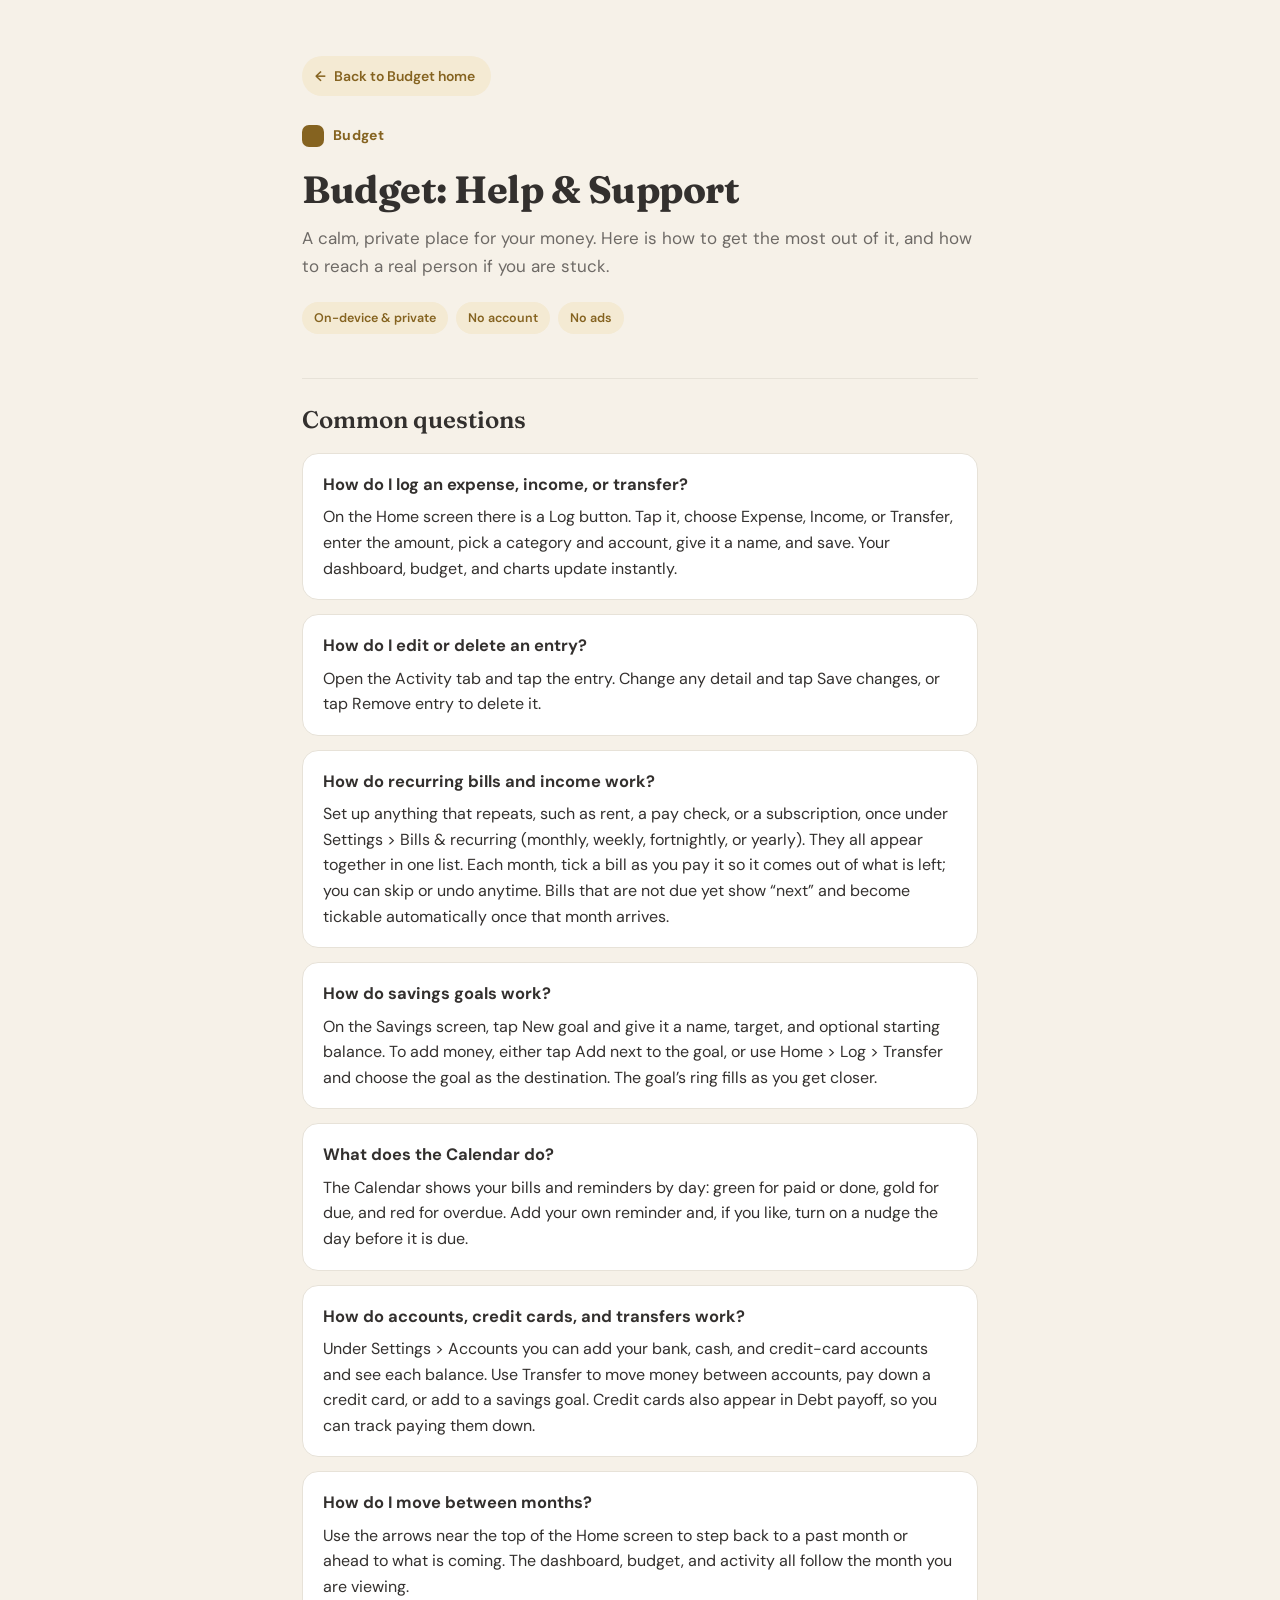
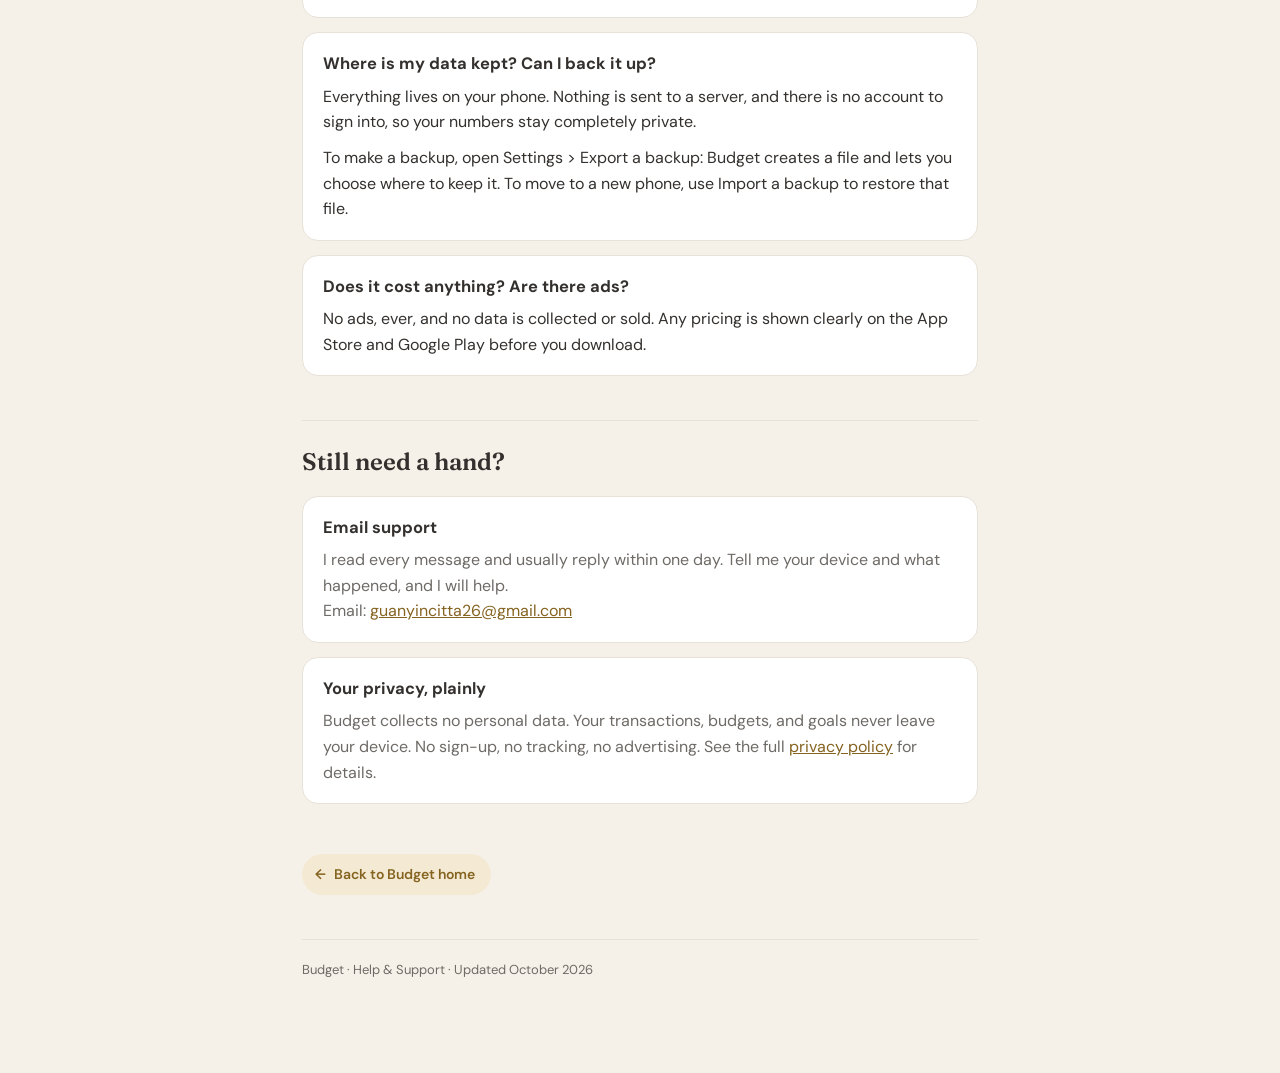
<file: support.html>
<!doctype html>
<html lang="en">
<head>
<meta charset="utf-8">
<meta name="viewport" content="width=device-width, initial-scale=1">
<title>Budget: Help &amp; Support</title>
<meta name="description" content="Help with Budget, the calm, private money tracker for iPhone and Android: backups, moving to a new phone, and how to get in touch.">
<link rel="canonical" href="https://budget.mindfuldesignstore.com/support.html">
<link rel="icon" type="image/png" href="assets/favicon.png">
<style>
  @font-face{font-family:'DM Sans';src:url(assets/fonts/dmsans-400.ttf) format('truetype');font-weight:400;font-display:swap;}
  @font-face{font-family:'DM Sans';src:url(assets/fonts/dmsans-500.ttf) format('truetype');font-weight:500;font-display:swap;}
  @font-face{font-family:'DM Sans';src:url(assets/fonts/dmsans-600.ttf) format('truetype');font-weight:600;font-display:swap;}
  @font-face{font-family:'DM Sans';src:url(assets/fonts/dmsans-700.ttf) format('truetype');font-weight:700;font-display:swap;}
  @font-face{font-family:'Fraunces';src:url(assets/fonts/fraunces-600.ttf) format('truetype');font-weight:500 600;font-display:swap;}
  @font-face{font-family:'Fraunces';src:url(assets/fonts/fraunces-700.ttf) format('truetype');font-weight:700;font-display:swap;}
</style>
<style>
  :root{
    --bg:#F6F1E8; --surface:#FFFFFF; --ink:#33302E; --muted:#6E6A66;
    --border:#E7E2D8; --accent:#856320; --accentT:#F4EAD3;
  }
  *{box-sizing:border-box;}
  body{margin:0;background:var(--bg);color:var(--ink);
    font-family:'DM Sans',system-ui,-apple-system,Segoe UI,Roboto,sans-serif;
    line-height:1.6;-webkit-font-smoothing:antialiased;}
  .wrap{max-width:720px;margin:0 auto;padding:56px 22px 80px;}
  .brand{display:inline-flex;align-items:center;gap:9px;font-weight:700;font-size:14px;letter-spacing:.3px;color:var(--accent);margin-bottom:22px;}
  .brand .dot{width:22px;height:22px;border-radius:7px;background:var(--accent);display:inline-block;}
  h1{font-family:'Fraunces',Georgia,serif;font-weight:700;font-size:38px;line-height:1.12;letter-spacing:-.5px;margin:0 0 14px;}
  .lead{font-size:17px;color:var(--muted);margin:0 0 8px;max-width:56ch;}
  .pills{display:flex;flex-wrap:wrap;gap:8px;margin:22px 0 8px;}
  .pill{font-size:12.5px;font-weight:600;color:var(--accent);background:var(--accentT);border-radius:999px;padding:6px 12px;}
  h2{font-family:'Fraunces',Georgia,serif;font-weight:600;font-size:24px;margin:44px 0 8px;padding-top:22px;border-top:1px solid var(--border);}
  .q{background:var(--surface);border:1px solid var(--border);border-radius:16px;padding:18px 20px;margin:14px 0;}
  .q h3{margin:0 0 6px;font-size:16.5px;font-weight:700;color:var(--ink);}
  .q p{margin:0;color:var(--ink);}
  .q p + p{margin-top:10px;}
  .contact{background:var(--surface);border:1px solid var(--border);border-radius:16px;padding:18px 20px;margin:14px 0;}
  .contact h3{margin:0 0 6px;font-size:16.5px;font-weight:700;}
  .contact p{margin:0;color:var(--muted);}
  a{color:var(--accent);}
  .home{display:inline-flex;align-items:center;gap:8px;font-size:14px;font-weight:600;color:var(--accent);background:var(--accentT);border-radius:999px;padding:9px 16px 9px 13px;text-decoration:none;transition:background-color .2s,transform .2s;}
  .home:hover{background:#EFE0BF;transform:translateX(-2px);}
  .home:focus-visible{outline:3px solid var(--accent);outline-offset:3px;}
  .home--top{display:flex;width:fit-content;margin-bottom:28px;}
  .home--bottom{margin-top:36px;}
  .foot{margin-top:44px;padding-top:20px;border-top:1px solid var(--border);font-size:13px;color:var(--muted);}
  @media (max-width:520px){ h1{font-size:31px;} .wrap{padding:40px 18px 64px;} }
</style>
</head>
<body>
  <main class="wrap">
    <a class="home home--top" href="./"><span aria-hidden="true">&larr;</span>Back to Budget home</a>
    <div class="brand"><span class="dot"></span>Budget</div>
    <h1>Budget: Help &amp; Support</h1>
    <p class="lead">A calm, private place for your money. Here is how to get the most out of it, and how to reach a real person if you are stuck.</p>
    <div class="pills"><span class="pill">On-device &amp; private</span><span class="pill">No account</span><span class="pill">No ads</span></div>

    <h2>Common questions</h2>

    <div class="q">
      <h3>How do I log an expense, income, or transfer?</h3>
      <p>On the Home screen there is a Log button. Tap it, choose Expense, Income, or Transfer, enter the amount, pick a category and account, give it a name, and save. Your dashboard, budget, and charts update instantly.</p>
    </div>

    <div class="q">
      <h3>How do I edit or delete an entry?</h3>
      <p>Open the Activity tab and tap the entry. Change any detail and tap Save changes, or tap Remove entry to delete it.</p>
    </div>

    <div class="q">
      <h3>How do recurring bills and income work?</h3>
      <p>Set up anything that repeats, such as rent, a pay check, or a subscription, once under Settings &gt; Bills &amp; recurring (monthly, weekly, fortnightly, or yearly). They all appear together in one list. Each month, tick a bill as you pay it so it comes out of what is left; you can skip or undo anytime. Bills that are not due yet show &ldquo;next&rdquo; and become tickable automatically once that month arrives.</p>
    </div>

    <div class="q">
      <h3>How do savings goals work?</h3>
      <p>On the Savings screen, tap New goal and give it a name, target, and optional starting balance. To add money, either tap Add next to the goal, or use Home &gt; Log &gt; Transfer and choose the goal as the destination. The goal&rsquo;s ring fills as you get closer.</p>
    </div>

    <div class="q">
      <h3>What does the Calendar do?</h3>
      <p>The Calendar shows your bills and reminders by day: green for paid or done, gold for due, and red for overdue. Add your own reminder and, if you like, turn on a nudge the day before it is due.</p>
    </div>

    <div class="q">
      <h3>How do accounts, credit cards, and transfers work?</h3>
      <p>Under Settings &gt; Accounts you can add your bank, cash, and credit-card accounts and see each balance. Use Transfer to move money between accounts, pay down a credit card, or add to a savings goal. Credit cards also appear in Debt payoff, so you can track paying them down.</p>
    </div>

    <div class="q">
      <h3>How do I move between months?</h3>
      <p>Use the arrows near the top of the Home screen to step back to a past month or ahead to what is coming. The dashboard, budget, and activity all follow the month you are viewing.</p>
    </div>

    <div class="q">
      <h3>Where is my data kept? Can I back it up?</h3>
      <p>Everything lives on your phone. Nothing is sent to a server, and there is no account to sign into, so your numbers stay completely private.</p>
      <p>To make a backup, open Settings &gt; Export a backup: Budget creates a file and lets you choose where to keep it. To move to a new phone, use Import a backup to restore that file.</p>
    </div>

    <div class="q">
      <h3>Does it cost anything? Are there ads?</h3>
      <p>No ads, ever, and no data is collected or sold. Any pricing is shown clearly on the App Store and Google Play before you download.</p>
    </div>

    <h2>Still need a hand?</h2>

    <div class="contact">
      <h3>Email support</h3>
      <p>I read every message and usually reply within one day. Tell me your device and what happened, and I will help.<br>
      Email: <a href="mailto:guanyincitta26@gmail.com">guanyincitta26@gmail.com</a></p>
    </div>

    <div class="contact">
      <h3>Your privacy, plainly</h3>
      <p>Budget collects no personal data. Your transactions, budgets, and goals never leave your device. No sign-up, no tracking, no advertising. See the full <a href="privacy-policy.html">privacy policy</a> for details.</p>
    </div>

    <a class="home home--bottom" href="./"><span aria-hidden="true">&larr;</span>Back to Budget home</a>

    <p class="foot">Budget &middot; Help &amp; Support &middot; Updated October 2026</p>
  </main>
</body>
</html>
</file>
<file: styles.css>
/* Budget landing page. Self-hosted fonts, no external requests. */

@font-face { font-family: "DM Sans"; src: url("assets/fonts/dmsans-400.ttf") format("truetype"); font-weight: 400; font-display: swap; }
@font-face { font-family: "DM Sans"; src: url("assets/fonts/dmsans-500.ttf") format("truetype"); font-weight: 500; font-display: swap; }
@font-face { font-family: "DM Sans"; src: url("assets/fonts/dmsans-700.ttf") format("truetype"); font-weight: 700; font-display: swap; }
@font-face { font-family: "DM Sans"; src: url("assets/fonts/dmsans-900.ttf") format("truetype"); font-weight: 900; font-display: swap; }
@font-face { font-family: "Fraunces"; src: url("assets/fonts/fraunces-600.ttf") format("truetype"); font-weight: 600; font-style: normal; font-display: swap; }
@font-face { font-family: "Fraunces"; src: url("assets/fonts/fraunces-700.ttf") format("truetype"); font-weight: 700; font-style: normal; font-display: swap; }
@font-face { font-family: "Fraunces"; src: url("assets/fonts/fraunces-600i.ttf") format("truetype"); font-weight: 600; font-style: italic; font-display: swap; }

:root {
  /* Espresso: the deep, warm sections (same in light and dark) */
  --esp-950: #140D09;
  --esp-900: #1E1510;
  --esp-800: #2A1D15;
  --esp-700: #3A2A1F;
  --esp-600: #4E3A2B;
  --on-esp: #F5ECDF;
  --on-esp-muted: #CDBBA6;
  --gold: #D8B25E;
  --gold-soft: #E6C987;
  --orange: #F26A21;

  /* Light surfaces: cream, like the film */
  --bg: #F7F1E8;
  --surface: #FFFCF7;
  --ink: #2B1F17;
  --ink-soft: #6A5848;
  --line: #E9DECF;
  --accent-ink: #A0702A;
  --sand: #F1E4CF;

  /* App tints, used for the feature panel */
  --t-pink: #F8E3EA;
  --t-green: #DCEBE2;
  --t-blue: #DEE6F2;
  --t-yellow: #FBF0CF;
  --t-rose: #F6DDE7;
  --t-plum: #E7DEEE;
  --t-cyan: #DDF0F7;
  --t-orange: #FCE4D6;

  --radius-xl: 40px;
  --radius-lg: 28px;
  --radius-md: 18px;

  --ease-out: cubic-bezier(.16, 1, .3, 1);
  --ease-soft: cubic-bezier(.22, 1, .36, 1);

  --z-nav: 20;
  --z-skip: 30;

  --gutter: clamp(16px, 4vw, 40px);
  --maxw: 1200px;

  --sans: "DM Sans", system-ui, -apple-system, "Segoe UI", Roboto, sans-serif;
  --serif: "Fraunces", Georgia, serif;
  color-scheme: light;
}

@media (prefers-color-scheme: dark) {
  :root {
    --bg: #120C09;
    --surface: #1C1410;
    --ink: #F3EADD;
    --ink-soft: #C2B19E;
    --line: #33251B;
    --accent-ink: #E2C07A;
    --sand: #2A1F17;
    --t-pink: #3A2730;
    --t-green: #1F3328;
    --t-blue: #222A39;
    --t-yellow: #3A3220;
    --t-rose: #3A2531;
    --t-plum: #2E2536;
    --t-cyan: #1B3138;
    --t-orange: #3D2819;
    color-scheme: dark;
  }
}

*, *::before, *::after { box-sizing: border-box; }
html { -webkit-text-size-adjust: 100%; scroll-behavior: smooth; scroll-padding-top: 84px; }
body {
  margin: 0;
  background: var(--bg);
  color: var(--ink);
  font-family: var(--sans);
  font-size: 16px;
  line-height: 1.6;
  -webkit-font-smoothing: antialiased;
  overflow-x: clip;
}
img { display: block; max-width: 100%; height: auto; }
a { color: inherit; }
h1, h2, h3 { margin: 0; text-wrap: balance; }
p { margin: 0; text-wrap: pretty; }
em { font-family: var(--serif); font-style: italic; font-weight: 600; letter-spacing: -0.01em; }

.wrap { width: 100%; max-width: var(--maxw); margin: 0 auto; padding: 0 var(--gutter); }

.skip { position: absolute; left: 12px; top: -60px; z-index: var(--z-skip); background: var(--orange); color: var(--esp-950); padding: 10px 16px; border-radius: 999px; font-weight: 700; text-decoration: none; }
.skip:focus { top: 12px; }

:focus-visible { outline: 3px solid var(--orange); outline-offset: 3px; border-radius: 8px; }

/* ---------- Shared bits ---------- */

.pill {
  display: inline-flex; align-items: center; gap: 8px;
  border-radius: 999px; padding: 14px 24px;
  font-weight: 700; font-size: 16px; text-decoration: none;
  transition: transform .4s var(--ease-out), background-color .3s;
}
.pill--orange { background: var(--orange); color: var(--esp-950); }
.pill--orange:hover { background: #FF7D36; transform: translateY(-1px); }
.pill--sm { padding: 10px 18px; font-size: 15px; }

.h2 {
  font-family: var(--serif);
  font-weight: 600;
  font-size: clamp(2rem, 4.4vw, 3.6rem);
  line-height: 1.04;
  letter-spacing: -0.025em;
}
.h2 em { color: var(--accent-ink); }
.lead { font-size: clamp(16px, 1.3vw, 18px); color: var(--ink-soft); max-width: 52ch; }

.tick {
  width: 20px; height: 20px; border-radius: 50%;
  background: var(--gold); display: inline-grid; place-items: center; flex: none;
}
.tick::after {
  content: ""; width: 9px; height: 5px;
  border: solid var(--esp-950); border-width: 0 0 2.2px 2.2px;
  transform: translateY(-1px) rotate(-45deg);
}
.tick--dark { background: var(--esp-700); }
.tick--dark::after { border-color: #fff; }

/* Phone: a cut-off phone that rises from the bottom of its container */
.phone {
  position: relative;
  border-radius: 13% 13% 0 0 / 7.6% 7.6% 0 0;
  background: #0d0d0d;
  padding: 2.4% 2.4% 0;
  box-shadow: 0 30px 80px -30px rgba(20, 13, 9, .6), inset 0 0 0 1px rgba(255, 255, 255, .08);
}
.phone img {
  width: 100%;
  border-radius: 11% 11% 0 0 / 6.5% 6.5% 0 0;
}

/* Soft out-of-focus lights, like the cafe in the film */
.hero__bokeh, .cta__bokeh { position: absolute; inset: 0; z-index: -1; pointer-events: none; overflow: hidden; }
.hero__bokeh i, .cta__bokeh i {
  position: absolute; border-radius: 50%;
  background: radial-gradient(closest-side, rgba(216, 178, 94, .55), rgba(216, 178, 94, 0));
  animation: float 16s var(--ease-soft) infinite alternate;
}
@keyframes float { to { transform: translate(var(--dx, 30px), var(--dy, -40px)) scale(1.12); } }

/* ---------- Nav ---------- */

.nav {
  position: fixed; inset: 0 0 auto 0; z-index: var(--z-nav);
  transition: background-color .4s, box-shadow .4s, backdrop-filter .4s;
}
.nav.is-solid {
  background: color-mix(in oklab, var(--bg) 93%, transparent);
  -webkit-backdrop-filter: blur(14px) saturate(1.2); backdrop-filter: blur(14px) saturate(1.2);
  box-shadow: 0 1px 0 var(--line);
}
.nav__inner {
  max-width: var(--maxw); margin: 0 auto; padding: 14px var(--gutter);
  display: flex; align-items: center; gap: 24px; color: var(--ink);
}
.brand { display: inline-flex; align-items: center; gap: 10px; text-decoration: none; font-family: var(--serif); font-weight: 700; font-size: 22px; letter-spacing: -0.02em; }
.brand img { border-radius: 9px; }
.nav__links { display: flex; gap: 6px; margin-left: auto; }
.nav__links a { text-decoration: none; font-weight: 500; font-size: 15px; padding: 8px 14px; border-radius: 999px; transition: background-color .3s; }
.nav__links a:hover { background: color-mix(in oklab, var(--ink) 8%, transparent); }
@media (max-width: 760px) {
  .nav__links { display: none; }
  .nav .pill { margin-left: auto; }
}

/* ---------- Hero ---------- */

.hero {
  position: relative;
  background:
    radial-gradient(60% 70% at 85% 30%, color-mix(in oklab, var(--gold) 22%, transparent), transparent 70%),
    radial-gradient(40% 45% at 0% 55%, color-mix(in oklab, var(--orange) 8%, transparent), transparent 70%),
    var(--bg);
  padding: clamp(104px, 15vh, 150px) 0 clamp(56px, 9vh, 100px);
  overflow: hidden;
  isolation: isolate;
}
.hero__bokeh i:nth-child(1) { width: 220px; height: 220px; left: 52%; top: 10%; --dx: 40px; --dy: 30px; }
.hero__bokeh i:nth-child(2) { width: 120px; height: 120px; left: 88%; top: 62%; --dx: -30px; --dy: -50px; animation-duration: 19s; }
.hero__bokeh i:nth-child(3) { width: 80px; height: 80px; left: 6%; top: 18%; --dx: 24px; --dy: 40px; opacity: .7; animation-duration: 14s; }
.hero__bokeh i:nth-child(4) { width: 160px; height: 160px; left: 38%; top: 62%; --dx: -40px; --dy: -24px; opacity: .6; animation-duration: 21s; }
.hero__bokeh i:nth-child(5) { width: 60px; height: 60px; left: 94%; top: 14%; --dx: -20px; --dy: 30px; animation-duration: 12s; }

.hero__inner {
  max-width: var(--maxw); margin: 0 auto; padding: 0 var(--gutter);
  display: grid; grid-template-columns: 1.08fr .92fr; gap: clamp(28px, 5vw, 72px); align-items: center;
}
.hero__copy { translate: 0 calc(var(--hp, 0) * 50px); }
.hero__title {
  font-family: var(--serif);
  font-weight: 600;
  font-size: clamp(2.7rem, 6vw, 5rem);
  line-height: 1;
  letter-spacing: -0.03em;
}
.hero__title em { color: var(--accent-ink); display: inline-block; }
.hero__title .w { display: inline-block; }
.hero__lead { margin-top: 24px; font-size: clamp(17px, 1.45vw, 20px); line-height: 1.55; color: var(--ink-soft); max-width: 40ch; }

.badges { display: flex; flex-wrap: wrap; gap: 14px; margin-top: 34px; }
.badge { display: inline-block; border-radius: 12px; transition: transform .4s var(--ease-out); }
.badge:hover { transform: translateY(-2px); }
.badge img { height: 52px; width: auto; }
@media (max-width: 420px) {
  .badges { gap: 10px; }
  .badge img { height: 44px; }
}

.chips { list-style: none; padding: 0; margin: 28px 0 0; display: flex; flex-wrap: wrap; gap: 10px; }
.chips li {
  display: inline-flex; align-items: center; gap: 9px;
  padding: 8px 16px 8px 9px; border-radius: 999px;
  background: color-mix(in oklab, var(--surface) 80%, transparent); border: 1px solid var(--line);
  font-weight: 500; font-size: 15px;
}

/* The film, in a tall rounded frame */
.hero__stage {
  position: relative; display: flex; flex-direction: column; align-items: center; perspective: 1400px;
  translate: 0 calc(var(--hp, 0) * -70px);
  rotate: calc(2.5deg - var(--hp, 0) * 2.5deg);
  scale: calc(1 - var(--hp, 0) * .05);
}
.hero__film {
  position: relative; width: min(350px, 82%);
  border-radius: 38px; overflow: hidden;
  background: var(--esp-800);
  box-shadow:
    0 60px 110px -50px rgba(20, 13, 9, .75),
    0 20px 40px -20px rgba(20, 13, 9, .35),
    inset 0 0 0 1px rgba(255, 255, 255, .08);
  transform-style: preserve-3d; will-change: transform;
}
.hero__video {
  display: block; width: 100%; height: auto; aspect-ratio: 9 / 16;
  object-fit: cover; background: var(--esp-800);
}
.hero__controls {
  margin-top: 22px;
  display: flex; justify-content: center; align-items: center; gap: 10px;
}
.js .hero__controls { animation: fadeUp 1s var(--ease-out) 1.2s both; }
.ctl {
  border: 0; cursor: pointer; font: inherit; color: var(--on-esp);
  background: var(--esp-800);
  box-shadow: 0 10px 24px -14px rgba(20, 13, 9, .7);
  transition: background-color .3s, transform .4s var(--ease-out);
}
.ctl:hover { background: var(--esp-600); transform: translateY(-1px); }
@media (prefers-color-scheme: dark) {
  .ctl { background: var(--esp-700); box-shadow: inset 0 0 0 1px rgba(245, 236, 223, .1); }
}
.ctl--sound { display: inline-flex; align-items: center; gap: 8px; padding: 9px 15px 9px 11px; border-radius: 999px; font-size: 14px; font-weight: 700; }
.ctl--sound svg { width: 20px; height: 20px; fill: currentColor; }
.ctl--sound .ctl__on { display: none; }
.ctl--sound.is-on .ctl__on { display: block; }
.ctl--sound.is-on .ctl__off { display: none; }
.ctl--pause { width: 38px; height: 38px; border-radius: 50%; display: grid; place-items: center; flex: none; }
.ctl--pause::before { content: ""; width: 10px; height: 12px; border-left: 3px solid #fff; border-right: 3px solid #fff; }
.ctl--pause.is-paused::before { width: 0; height: 0; border-style: solid; border-width: 6px 0 6px 10px; border-color: transparent transparent transparent #fff; margin-left: 2px; }

/* Load choreography (keyframes always run, so nothing is left hidden) */
.js .hero__title .w { animation: rise 1.1s var(--ease-out) both; animation-delay: calc(var(--i) * 80ms + 100ms); }
.js .hero__lead, .js .hero__badges, .js .hero__chips { animation: fadeUp 1s var(--ease-out) both; }
.js .hero__lead { animation-delay: .6s; }
.js .hero__badges { animation-delay: .75s; }
.js .hero__chips { animation-delay: .9s; }
.js .hero__film { animation: filmIn 1.5s var(--ease-out) .3s both; }

@keyframes rise { from { opacity: 0; transform: translateY(.45em); filter: blur(10px); } to { opacity: 1; transform: none; filter: blur(0); } }
@keyframes fadeUp { from { opacity: 0; transform: translateY(18px); } to { opacity: 1; transform: none; } }
@keyframes filmIn { from { opacity: 0; transform: translateY(90px) rotate(6deg) scale(.94); } to { opacity: 1; transform: none; } }

@media (max-width: 900px) {
  .hero__inner { grid-template-columns: 1fr; }
  .hero__stage { margin-top: 40px; rotate: calc(1.5deg - var(--hp, 0) * 1.5deg); }
  .hero__film { width: min(320px, 78%); border-radius: 32px; }
}

/* ---------- Video ---------- */

.film { padding: clamp(80px, 12vh, 140px) 0 0; }
.film__title { max-width: 16ch; }
.film__frame {
  position: relative; margin-top: clamp(28px, 4vh, 48px);
  border-radius: var(--radius-xl); overflow: hidden;
  aspect-ratio: 16 / 9; background: var(--esp-800);
  box-shadow: 0 50px 100px -50px rgba(20, 13, 9, .6);
  scale: calc(.92 + var(--fp, 1) * .08);
  transform-origin: 50% 0;
}
.film__video { display: block; width: 100%; height: 100%; object-fit: cover; background: var(--esp-800); }
.film__play {
  position: absolute; left: 50%; bottom: clamp(16px, 4%, 36px); translate: -50% 0;
  display: grid; grid-template-columns: auto auto; grid-template-rows: auto auto; column-gap: 14px; align-items: center;
  border: 0; cursor: pointer; text-align: left;
  background: var(--orange); color: var(--esp-950);
  border-radius: 999px; padding: 12px 26px 12px 12px;
  font: inherit; font-weight: 700; font-size: 16px; line-height: 1.2;
  box-shadow: 0 18px 40px -18px rgba(0, 0, 0, .6);
  transition: transform .4s var(--ease-out), background-color .3s;
}
.film__play:hover { background: #FF7D36; transform: translateY(-2px); }
.film__play small { grid-column: 2; font-size: 13px; font-weight: 500; opacity: .8; }
.film__icon {
  grid-row: span 2; width: 48px; height: 48px; border-radius: 50%;
  background: var(--esp-900); display: grid; place-items: center;
}
.film__icon::after {
  content: ""; margin-left: 4px;
  border-style: solid; border-width: 9px 0 9px 15px;
  border-color: transparent transparent transparent var(--on-esp);
}
@media (max-width: 560px) {
  .film__frame { border-radius: var(--radius-lg); }
  .film__play { padding: 6px 16px 6px 6px; font-size: 14px; column-gap: 10px; white-space: nowrap; bottom: 12px; }
  .film__play small { display: none; }
  .film__icon { width: 34px; height: 34px; grid-row: auto; }
  .film__icon::after { border-width: 7px 0 7px 11px; margin-left: 3px; }
}

/* ---------- Privacy statement (espresso) ---------- */

.statement {
  margin-top: clamp(96px, 14vh, 160px);
  padding: clamp(96px, 14vh, 160px) 0 clamp(80px, 12vh, 130px);
  background:
    radial-gradient(50% 50% at 90% 0%, rgba(216, 178, 94, .16), transparent 70%),
    var(--esp-900);
  color: var(--on-esp);
}
.statement__eyebrow { font-weight: 700; font-size: 14px; letter-spacing: .14em; text-transform: uppercase; color: var(--gold); margin-bottom: 22px; }
.statement__text {
  font-family: var(--serif);
  font-weight: 600;
  font-size: clamp(1.9rem, 4vw, 3.4rem);
  line-height: 1.12;
  letter-spacing: -0.02em;
  max-width: 22ch;
}
.statement__text .w { transition: opacity .25s linear, color .25s linear; }
.js .statement__text .w { opacity: var(--o, .2); }

.promises {
  display: grid; grid-template-columns: repeat(6, 1fr); gap: 18px;
  margin-top: clamp(56px, 8vh, 96px);
}
.promise {
  border-radius: var(--radius-xl);
  padding: clamp(24px, 3vw, 36px);
  display: flex; flex-direction: column; gap: 28px; justify-content: space-between;
  min-height: 330px;
}
.promise h3 { font-family: var(--serif); font-size: clamp(23px, 2.2vw, 28px); font-weight: 600; letter-spacing: -0.02em; line-height: 1.08; }
.promise p { margin-top: 10px; font-size: 15px; max-width: 40ch; }

.promise--signup { grid-column: span 3; background: var(--orange); color: var(--esp-950); }
.promise--offline { grid-column: span 3; background: var(--esp-700); color: var(--on-esp); box-shadow: inset 0 0 0 1px rgba(245, 236, 223, .08); }
.promise--offline p { color: var(--on-esp-muted); }
.promise--noads { grid-column: 1 / -1; background: #F7F1E8; color: #2B1F17; flex-direction: row; align-items: center; min-height: 0; }
.promise--noads p { color: #6A5848; }

.form { display: grid; gap: 10px; max-width: 340px; }
.form__field {
  position: relative; display: grid;
  background: rgba(255, 255, 255, .5); border-radius: 14px; padding: 12px 16px;
  font-size: 15px; font-weight: 500; color: rgba(20, 13, 9, .72);
  transition: opacity .7s var(--ease-out), background-color .7s, transform .7s var(--ease-out);
}
.form__field small { font-size: 12px; font-weight: 500; color: rgba(20, 13, 9, .62); }
.form__field--yes { background: #fff; color: var(--esp-950); font-weight: 700; }
.form__field--no::after {
  content: ""; position: absolute; left: 14px; right: 14px; top: 50%; height: 2.5px; border-radius: 3px;
  background: var(--esp-950); transform: scaleX(0); transform-origin: left;
  transition: transform .6s var(--ease-out);
}
.form__btn {
  justify-self: start; background: var(--esp-900); color: var(--on-esp);
  border-radius: 999px; padding: 11px 22px; font-weight: 700; font-size: 14px; margin-top: 4px;
}
.promise--signup.is-in .form__field--no, html:not(.js) .form__field--no { opacity: .45; background: rgba(255, 255, 255, .22); }
.promise--signup.is-in .form__field--no::after, html:not(.js) .form__field--no::after { transform: scaleX(1); }
.promise--signup.is-in .form__field--no:nth-child(1), .promise--signup.is-in .form__field--no:nth-child(1)::after { transition-delay: .4s; }
.promise--signup.is-in .form__field--no:nth-child(2), .promise--signup.is-in .form__field--no:nth-child(2)::after { transition-delay: .65s; }
.promise--signup.is-in .form__field--yes { animation: nudge .9s var(--ease-out) 1.1s both; }
@keyframes nudge { 40% { transform: scale(1.035); } }

.toggle-row {
  display: flex; align-items: center; justify-content: space-between;
  background: rgba(255, 255, 255, .07); border-radius: 18px; padding: 16px 18px; max-width: 330px;
  font-weight: 500;
}
.toggle { width: 52px; height: 32px; border-radius: 999px; background: rgba(255, 255, 255, .18); position: relative; transition: background-color .5s; }
.toggle i { position: absolute; top: 3px; left: 3px; width: 26px; height: 26px; border-radius: 50%; background: #fff; transition: transform .6s var(--ease-out); box-shadow: 0 2px 6px rgba(0, 0, 0, .3); }
.promise--offline.is-in .toggle { background: var(--orange); transition-delay: .5s; }
.promise--offline.is-in .toggle i { transform: translateX(20px); transition-delay: .5s; }
.still-works {
  display: inline-flex; align-items: center; gap: 10px; margin-top: 14px; font-weight: 700; color: var(--gold);
  opacity: 0; transform: translateY(8px); transition: opacity .6s var(--ease-out) 1.1s, transform .6s var(--ease-out) 1.1s;
}
.promise--offline.is-in .still-works, html:not(.js) .still-works { opacity: 1; transform: none; }

.promise--noads .promise__art { display: flex; flex-wrap: wrap; gap: 10px; flex: 1; }
.promise--noads .promise__body { flex: 1.2; }
.struck {
  position: relative; font-family: var(--serif); font-weight: 600; font-size: clamp(20px, 2.4vw, 32px); letter-spacing: -0.02em;
  padding: 6px 22px; border-radius: 999px; background: #F8E3EA; color: #2B1F17;
}
.struck:nth-child(2) { background: #DEE6F2; }
.struck:nth-child(3) { background: #FBF0CF; }
.struck::after {
  content: ""; position: absolute; left: 14px; right: 14px; top: 54%; height: 3px; border-radius: 3px;
  background: #2B1F17; transform: scaleX(0); transform-origin: left;
  transition: transform .7s var(--ease-out);
}
.promise--noads.is-in .struck::after, html:not(.js) .struck::after { transform: scaleX(1); }
.promise--noads.is-in .struck:nth-child(2)::after { transition-delay: .2s; }
.promise--noads.is-in .struck:nth-child(3)::after { transition-delay: .4s; }

@media (max-width: 860px) {
  .promise--signup, .promise--offline { grid-column: 1 / -1; min-height: 0; }
  .promise--noads { flex-direction: column; align-items: flex-start; }
}

/* ---------- Feature story ---------- */

.story { padding: clamp(80px, 12vh, 140px) 0; }
.story__head { margin-bottom: clamp(32px, 6vh, 72px); }
.story__head .h2 { max-width: 17ch; }
.story__grid { display: grid; grid-template-columns: 1fr 1fr; gap: clamp(24px, 5vw, 80px); }

.story__steps { list-style: none; margin: 0; padding: 0; }
.step { min-height: 78vh; display: flex; flex-direction: column; justify-content: center; padding: 40px 0; opacity: .3; transition: opacity .6s var(--ease-out); }
.step.is-active { opacity: 1; }
.step__tag { align-self: flex-start; font-weight: 700; font-size: 14px; padding: 6px 14px; border-radius: 999px; background: var(--esp-800); color: var(--on-esp); }
.step h3 { margin-top: 16px; font-family: var(--serif); font-size: clamp(28px, 3vw, 42px); font-weight: 600; letter-spacing: -0.025em; line-height: 1.05; }
.step p { margin-top: 12px; font-size: 16.5px; color: var(--ink-soft); max-width: 40ch; }
.js .step h3, .js .step p { transition: transform .9s var(--ease-out); transform: translateY(14px); }
.js .step p { transition-delay: .06s; }
.js .step.is-active h3, .js .step.is-active p { transform: none; }
.step__media { display: none; }

.story__stage { position: relative; }
.story__panel {
  position: sticky; top: 12vh; height: 76vh; min-height: 520px;
  border-radius: var(--radius-xl); overflow: hidden;
  background: var(--panel, var(--t-pink));
  transition: background-color .8s var(--ease-soft);
  display: flex; align-items: flex-end; justify-content: center;
}
.story__phone { width: min(360px, 72%); aspect-ratio: 720 / 1218; margin-bottom: -2px; overflow: hidden; }
.story__phone img {
  position: absolute; inset: 2.4% 2.4% 0; width: 95.2%;
  opacity: 0; transform: translateY(70px) scale(.97);
  transition: opacity .6s var(--ease-out), transform 1s var(--ease-out);
}
.story__phone img.is-past { transform: translateY(-50px) scale(.97); }
.story__phone img.is-active { opacity: 1; transform: none; }
.story__dots { position: absolute; top: 24px; right: 24px; display: flex; flex-direction: column; gap: 8px; }
.story__dots i { width: 8px; height: 8px; border-radius: 9px; background: color-mix(in oklab, var(--ink) 22%, transparent); transition: height .5s var(--ease-out), background-color .5s; }
.story__dots i.is-active { height: 26px; background: var(--ink); }

@media (max-width: 900px) {
  .story__grid { grid-template-columns: 1fr; }
  .story__stage { display: none; }
  .step { min-height: 0; opacity: 1; padding: 28px 0 8px; }
  .js .step h3, .js .step p { transform: none; }
  .step__media {
    display: block; margin-top: 28px; width: 100%; max-width: 360px;
    border-radius: var(--radius-lg); background: var(--tint); padding: 36px 14% 0; overflow: hidden;
  }
  .step__media img { border-radius: 13% 13% 0 0 / 7.6% 7.6% 0 0; box-shadow: 0 0 0 8px #0d0d0d; margin-top: 8px; }
}

/* ---------- Small things (bento) ---------- */

.small { padding: clamp(80px, 12vh, 140px) 0; background: var(--surface); border-block: 1px solid var(--line); }
.bento {
  margin-top: clamp(40px, 6vh, 64px);
  display: grid; gap: 18px;
  grid-template-columns: repeat(6, 1fr);
}
.tile {
  border-radius: var(--radius-lg); padding: 28px;
  background: var(--bg); display: flex; flex-direction: column; gap: 10px;
}
.tile h3 { font-family: var(--serif); font-size: 22px; font-weight: 600; letter-spacing: -0.015em; line-height: 1.12; margin-top: auto; }
.tile p { font-size: 14.5px; color: var(--ink-soft); }
.tile__art { display: grid; place-items: center; min-height: 180px; position: relative; margin-bottom: 14px; }

.tile--ring { grid-column: span 2; grid-row: span 2; background: var(--t-rose); }
.tile--ring .tile__art { min-height: 300px; }
.tile--nudge { grid-column: span 4; background: var(--esp-800); color: var(--on-esp); }
.tile--nudge p { color: var(--on-esp-muted); }
.tile--recurring { grid-column: span 2; }
.tile--debt { grid-column: span 2; background: var(--t-plum); }
.tile--theme { grid-column: span 3; }
.tile--currency { grid-column: span 3; background: var(--orange); color: var(--esp-950); }
.tile--currency p { color: rgba(20, 13, 9, .82); }

.bigring { width: min(230px, 80%); transform: rotate(-90deg); }
.bigring circle { fill: none; stroke-width: 11; stroke: color-mix(in oklab, #C56C90 22%, transparent); }
.bigring .bigring__fill { stroke: #C56C90; stroke-linecap: round; stroke-dasharray: 314.16; stroke-dashoffset: 314.16; transition: stroke-dashoffset 2s var(--ease-out) .2s; }
.tile--ring.is-in .bigring__fill, html:not(.js) .bigring__fill { stroke-dashoffset: calc(314.16 * .32); }
.bigring__num { position: absolute; font-family: var(--serif); font-weight: 600; font-size: 46px; letter-spacing: -0.03em; font-variant-numeric: tabular-nums; }

.notif {
  display: grid; grid-template-columns: auto 1fr auto; gap: 12px; align-items: center;
  width: min(380px, 100%); background: rgba(255, 252, 247, .95); color: #2B1F17;
  border-radius: 22px; padding: 14px 16px; box-shadow: 0 24px 50px -24px rgba(0, 0, 0, .6);
  transform: translateY(-60px) scale(.95); opacity: 0;
  transition: transform 1s var(--ease-out) .3s, opacity .6s var(--ease-out) .3s;
}
.notif img { border-radius: 9px; }
.notif b { display: block; font-size: 15px; }
.notif span { font-size: 14.5px; color: #6A5848; }
.notif small { align-self: start; color: #8A7867; font-size: 12.5px; }
.tile--nudge.is-in .notif, html:not(.js) .notif { transform: none; opacity: 1; }

.rules { list-style: none; margin: 0 0 14px; padding: 0; display: grid; gap: 8px; }
.rules li {
  display: grid; grid-template-columns: auto 1fr auto auto; align-items: center; gap: 10px;
  background: var(--surface); border-radius: 14px; padding: 12px 14px; font-weight: 700; font-size: 15px;
}
.rules em { font-family: var(--sans); font-style: normal; font-weight: 500; font-size: 13px; color: var(--ink-soft); }
.rules .dot { width: 10px; height: 10px; border-radius: 50%; background: var(--c); }
.rules .tick { width: 22px; height: 22px; transform: scale(0); transition: transform .5s var(--ease-out); }
.tile--recurring.is-in .rules .tick, html:not(.js) .rules .tick { transform: scale(1); }
.tile--recurring.is-in li:nth-child(1) .tick { transition-delay: .4s; }
.tile--recurring.is-in li:nth-child(2) .tick { transition-delay: .7s; }
.tile--recurring.is-in li:nth-child(3) .tick { transition-delay: 1s; }

.debtbar { background: var(--surface); border-radius: 18px; padding: 16px; margin-bottom: 14px; }
.debtbar__top { display: flex; flex-direction: column; gap: 2px; font-size: 14px; }
.debtbar__top span { font-weight: 700; }
.debtbar__top b { color: #1B7A4B; font-weight: 700; }
.debtbar__track { height: 12px; border-radius: 9px; background: color-mix(in oklab, #562A67 18%, transparent); margin-top: 12px; overflow: hidden; }
.debtbar__track i { display: block; height: 100%; width: 100%; background: #562A67; border-radius: inherit; transform-origin: right; transition: transform 2.2s var(--ease-out) .3s; }
.tile--debt.is-in .debtbar__track i, html:not(.js) .debtbar__track i { transform: scaleX(.42); }

.theme-demo { display: grid; place-items: center; min-height: 180px; margin-bottom: 14px; }
.theme-demo__card {
  width: min(300px, 100%); border-radius: 20px; padding: 18px 20px; display: grid; gap: 4px;
  background: #fff; color: #1F2622; border: 1px solid #E4E7EA;
  transition: background-color .9s var(--ease-soft), color .9s var(--ease-soft), border-color .9s;
}
.theme-demo__card span { font-size: 14px; color: inherit; opacity: .7; }
.theme-demo__card b { font-size: 34px; font-weight: 900; letter-spacing: -0.03em; font-variant-numeric: tabular-nums; }
.theme-demo__card i { height: 9px; border-radius: 9px; background: linear-gradient(90deg, #1B7A4B 57%, rgba(127, 127, 127, .2) 57%); margin-top: 6px; }
.theme-demo.is-dark .theme-demo__card { background: #221E17; color: #F2ECE2; border-color: #342E24; }

.currency { display: grid; place-items: center; min-height: 180px; margin-bottom: 14px; }
.currency span { font-family: var(--serif); font-weight: 700; font-size: 104px; line-height: 1; letter-spacing: -0.03em; display: inline-block; transition: opacity .35s, transform .5s var(--ease-out), filter .35s; }
.currency span.is-out { opacity: 0; transform: translateY(-24px); filter: blur(8px); }

@media (max-width: 960px) {
  .bento { grid-template-columns: repeat(2, 1fr); }
  .tile--ring, .tile--nudge, .tile--theme, .tile--currency { grid-column: 1 / -1; grid-row: auto; }
  .tile--recurring, .tile--debt { grid-column: span 1; }
  .tile--ring .tile__art { min-height: 240px; }
}
@media (max-width: 620px) {
  .bento { grid-template-columns: 1fr; }
  .tile--recurring, .tile--debt { grid-column: 1 / -1; }
}

/* ---------- Affirmations (espresso) ---------- */

.kind { background: var(--esp-950); color: var(--on-esp); padding: clamp(64px, 10vh, 110px) 0 clamp(48px, 8vh, 80px); overflow: hidden; }
.marquee { display: flex; overflow: hidden; user-select: none; mask-image: linear-gradient(90deg, transparent, #000 8%, #000 92%, transparent); }
.marquee + .marquee { margin-top: 10px; }
.marquee__row { display: flex; flex: none; gap: 56px; padding-right: 56px; animation: slide 60s linear infinite; }
.marquee--reverse .marquee__row { animation-direction: reverse; animation-duration: 70s; }
.marquee__row span { font-family: var(--serif); font-style: italic; font-weight: 600; font-size: clamp(26px, 3.4vw, 46px); letter-spacing: -0.02em; white-space: nowrap; line-height: 1.3; }
.marquee--reverse .marquee__row span { color: var(--gold); }
.marquee:hover .marquee__row { animation-play-state: paused; }
@keyframes slide { to { transform: translateX(-100%); } }
.kind__caption { margin-top: 36px; color: var(--on-esp-muted); font-size: 16px; }

/* ---------- Backups ---------- */

.backups { padding: clamp(80px, 12vh, 140px) 0; }
.backups__grid { display: grid; grid-template-columns: 1.05fr .95fr; gap: clamp(32px, 6vw, 96px); align-items: center; }
.backups .lead { margin-top: 22px; }
.howto { list-style: none; counter-reset: s; margin: 36px 0 0; padding: 0; display: grid; gap: 12px; }
.howto li {
  counter-increment: s; display: grid; grid-template-columns: 44px 1fr; gap: 2px 16px;
  background: var(--surface); border: 1px solid var(--line); border-radius: 20px; padding: 18px 20px;
  transition: translate .5s var(--ease-out), box-shadow .5s var(--ease-out);
}
.howto li::before {
  content: counter(s); grid-row: span 2; width: 44px; height: 44px; border-radius: 50%;
  background: var(--esp-800); color: var(--gold-soft); display: grid; place-items: center; font-family: var(--serif); font-weight: 700; font-size: 19px;
}
.howto b { font-size: 16.5px; letter-spacing: -0.01em; }
.howto span { color: var(--ink-soft); font-size: 14.5px; }

.backups__art {
  position: relative; aspect-ratio: 1; border-radius: var(--radius-xl);
  background: var(--sand); overflow: hidden; container-type: size;
}
.mini-phone {
  position: absolute; left: 12%; top: 16%; width: 30%; height: 62%;
  border-radius: 28px; background: var(--esp-800); padding: 30px 14px; display: grid; align-content: start; gap: 10px;
  box-shadow: 0 30px 60px -30px rgba(0, 0, 0, .5);
}
.mini-phone__row { height: 12px; border-radius: 8px; background: rgba(245, 236, 223, .26); }
.mini-phone__row.short { width: 60%; }
.folder {
  position: absolute; right: 10%; bottom: 16%; width: 38%; aspect-ratio: 1.25; z-index: 2;
  background: var(--orange); border-radius: 8px 22px 22px 22px;
  display: grid; place-items: end start; padding: 16px;
  box-shadow: 0 30px 60px -30px rgba(0, 0, 0, .45);
}
.folder__tab { position: absolute; left: 0; top: -14px; z-index: -1; width: 42%; height: 22px; background: var(--orange); border-radius: 10px 10px 0 0; }
.folder__label { font-weight: 900; color: var(--esp-950); font-size: 17px; }
.file {
  position: absolute; left: 14%; top: 26%; z-index: 3; width: 22cqw;
  display: grid; justify-items: center; gap: 8px; padding: 14px 10px 12px;
  background: #fff; color: #2B1F17; border-radius: 14px; box-shadow: 0 20px 40px -18px rgba(0, 0, 0, .45);
  font-size: clamp(10px, 2.4cqw, 13px); font-weight: 700; text-align: center;
}
.file__icon { width: 40%; aspect-ratio: .85; border-radius: 8px; background: #FBF0CF; color: #856320; display: grid; place-items: center; font-weight: 900; font-size: 1.1em; }
.file__name { overflow-wrap: anywhere; line-height: 1.2; }
.backups__art.is-in .file { animation: tuck 6s var(--ease-soft) .4s infinite; }
/* Out of the phone, over to the folder, then down inside it. */
@keyframes tuck {
  0% { translate: 0 0; scale: .9; opacity: 0; rotate: 0deg; z-index: 3; }
  10% { translate: 0 0; scale: 1; opacity: 1; }
  48% { translate: 44cqw 0cqh; rotate: -4deg; z-index: 3; }
  56% { translate: 44cqw 0cqh; rotate: 0deg; z-index: 1; }
  72% { translate: 44cqw 28cqh; opacity: 1; z-index: 1; }
  82%, 100% { translate: 44cqw 28cqh; opacity: 0; z-index: 1; }
}

@media (max-width: 900px) {
  .backups__grid { grid-template-columns: 1fr; }
  .backups__art { max-width: 520px; width: 100%; }
}

/* ---------- FAQ ---------- */

.faq { padding: clamp(80px, 12vh, 140px) 0; background: var(--surface); border-top: 1px solid var(--line); }
.faq__grid { display: grid; grid-template-columns: .8fr 1.2fr; gap: clamp(32px, 6vw, 96px); align-items: start; }
.faq__grid .h2 { position: sticky; top: 110px; }
.faq__list { display: grid; gap: 10px; }
.faq details { background: var(--bg); border-radius: 22px; padding: 0 24px; transition: background-color .3s; }
.faq details[open] { background: var(--sand); }
.faq summary {
  list-style: none; cursor: pointer; padding: 22px 0; font-weight: 700; font-size: 16.5px;
  display: flex; justify-content: space-between; align-items: center; gap: 16px;
}
.faq summary::-webkit-details-marker { display: none; }
.faq summary::after {
  content: ""; flex: none; width: 34px; height: 34px; border-radius: 50%;
  background: var(--esp-800) url("data:image/svg+xml,%3Csvg xmlns='http://www.w3.org/2000/svg' viewBox='0 0 16 16'%3E%3Cpath d='M8 3v10M3 8h10' stroke='%23E6C987' stroke-width='2' stroke-linecap='round'/%3E%3C/svg%3E") center / 14px no-repeat;
  transition: transform .45s var(--ease-out);
}
.faq details[open] summary::after { transform: rotate(135deg); }
.faq details p { padding: 0 0 22px; color: var(--ink-soft); max-width: 60ch; }
@media (max-width: 860px) {
  .faq__grid { grid-template-columns: 1fr; }
  .faq__grid .h2 { position: static; }
}

/* ---------- Final CTA (espresso) ---------- */

.cta {
  position: relative; isolation: isolate;
  background: radial-gradient(60% 80% at 80% 100%, rgba(216, 178, 94, .18), transparent 70%), var(--esp-900);
  color: var(--on-esp); padding-top: clamp(80px, 12vh, 140px); overflow: hidden;
}
.cta__bokeh i:nth-child(1) { width: 200px; height: 200px; left: 70%; top: 8%; opacity: .45; }
.cta__bokeh i:nth-child(2) { width: 90px; height: 90px; left: 46%; top: 76%; opacity: .3; --dx: 30px; --dy: -30px; animation-duration: 18s; }
.cta__bokeh i:nth-child(3) { width: 130px; height: 130px; left: 42%; top: 20%; opacity: .25; --dx: -30px; --dy: 40px; animation-duration: 22s; }
.cta__grid { display: grid; grid-template-columns: 1.1fr .9fr; gap: 40px; align-items: end; }
.cta__copy { padding-bottom: clamp(72px, 12vh, 140px); }
.cta__title { font-family: var(--serif); font-weight: 600; font-size: clamp(2.7rem, 5.6vw, 4.6rem); line-height: 1; letter-spacing: -0.03em; }
.cta__title em { color: var(--gold); }
.cta__lead { margin-top: 22px; font-size: clamp(16px, 1.3vw, 18px); color: var(--on-esp-muted); max-width: 44ch; }
.cta__phone { width: min(380px, 80%); justify-self: center; transform: translateY(80px); opacity: 0; transition: transform 1.3s var(--ease-out), opacity .9s var(--ease-out); }
.cta__phone.is-in, html:not(.js) .cta__phone { transform: none; opacity: 1; }
@media (max-width: 900px) {
  .cta__grid { grid-template-columns: 1fr; }
  .cta__copy { padding-bottom: 24px; }
  .cta__phone { width: min(320px, 76%); }
}

/* ---------- Footer ---------- */

.foot { background: var(--esp-950); color: var(--on-esp-muted); padding: 36px 0; font-size: 15px; }
.foot__inner { display: flex; flex-wrap: wrap; align-items: center; gap: 16px 32px; }
.foot .brand { color: var(--on-esp); font-size: 20px; }
.foot nav { display: flex; flex-wrap: wrap; gap: 8px 22px; }
.foot nav a { text-decoration: none; }
.foot nav a:hover { color: var(--on-esp); text-decoration: underline; }
.foot p { margin-left: auto; }
@media (max-width: 700px) { .foot p { margin-left: 0; } }

/* ---------- Dark mode touches ---------- */

@media (prefers-color-scheme: dark) {
  .tile--nudge, .statement, .cta { box-shadow: inset 0 1px 0 rgba(245, 236, 223, .06); }
  .debtbar__top b { color: #6CCB98; }
  .chips li { background: color-mix(in oklab, var(--surface) 70%, transparent); }
}

/* ---------- Motion: reveals, headings, hover ---------- */

/* Headings: each word rises into place when it scrolls into view. */
.js [data-rise] .w { display: inline-block; opacity: 0; translate: 0 .5em; filter: blur(8px); transition: opacity .9s var(--ease-out), translate 1s var(--ease-out), filter .9s var(--ease-out); transition-delay: calc(var(--i, 0) * 70ms); }
.js [data-rise].is-in .w { opacity: 1; translate: 0 0; filter: blur(0); }

.js [data-reveal]:not(.promise):not(.tile):not(.cta__phone):not(.backups__art) { opacity: 0; transform: translateY(28px); transition: opacity .9s var(--ease-out), transform .9s var(--ease-out); }
.js .tile, .js .promise { transform: translateY(30px); opacity: 0; transition: opacity .9s var(--ease-out), transform 1s var(--ease-out), translate .5s var(--ease-out), box-shadow .5s var(--ease-out); }
.js .tile.is-in, .js .promise.is-in { transform: none; opacity: 1; }
.bento .tile:nth-child(2) { transition-delay: .06s; }
.bento .tile:nth-child(3) { transition-delay: .12s; }
.bento .tile:nth-child(4) { transition-delay: .18s; }
.bento .tile:nth-child(5) { transition-delay: .06s; }
.bento .tile:nth-child(6) { transition-delay: .12s; }
.promises .promise:nth-child(2) { transition-delay: .08s; }

/* Cards lift softly under the pointer. */
@media (hover: hover) {
  .tile:hover, .promise:hover, .howto li:hover { translate: 0 -5px; box-shadow: 0 28px 50px -30px rgba(20, 13, 9, .45); transition-delay: 0s; }
}

/* ---------- Reduced motion: everything visible, no travel ---------- */

@media (prefers-reduced-motion: reduce) {
  html { scroll-behavior: auto; }
  *, *::before, *::after { animation-duration: .01ms !important; animation-iteration-count: 1 !important; animation-delay: 0s !important; transition-duration: .2s !important; transition-delay: 0s !important; }
  .js .statement__text .w { opacity: 1; }
  .js [data-rise] .w { opacity: 1; translate: none; filter: none; }
  .marquee__row { animation: none !important; }
  .marquee { overflow-x: auto; }
  .backups__art.is-in .file { animation: none; }
  .hero__bokeh i, .cta__bokeh i { animation: none; }
  .hero__copy, .hero__stage, .film__frame { translate: none; rotate: none; scale: none; }
  .tile:hover, .promise:hover, .howto li:hover { translate: none; }
}
</file>
